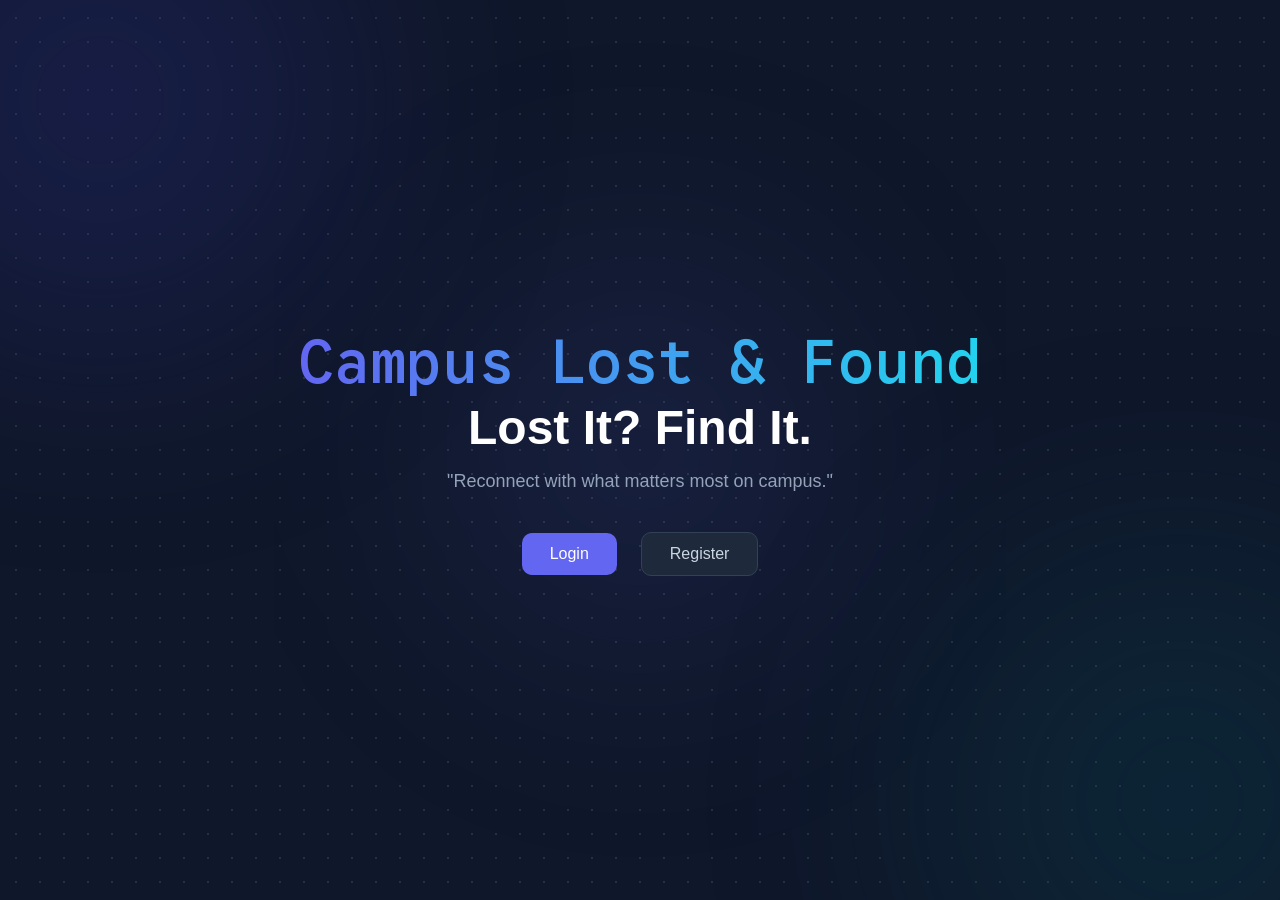
<file: html/index.html>
<!DOCTYPE html>
<html lang="en">
<head>
    <meta charset="UTF-8">
    <meta name="viewport" content="width=device-width, initial-scale=1.0">

    <link rel="stylesheet" href="css/index.css">
    <link href="https://fonts.googleapis.com/css2?family=Betania+Patmos+In&family=Google+Sans+Code:ital,wght@0,300..800&display=swap" rel="stylesheet">

    <title>Campus Lost & Found</title>
</head>
<body>

<section class="hero">
  <div class="container text-center">

    <div class="brand">
      <h1 class="title">Campus Lost & Found</h1>
    </div>

    <h2 class="hero-heading">Lost It? Find It.</h2>
    <p>"Reconnect with what matters most on campus."</p>

    <div class="flex center gap-lg">
      <a href="login.html" class="btn btn-primary">Login</a>
      <a href="register.html" class="btn btn-secondary">Register</a>
    </div>

  </div>
</section>
    <script src="javascript/api.js"></script>
    <script src="javascript/scripts.js" defer></script>
</body>
</html>
</file>
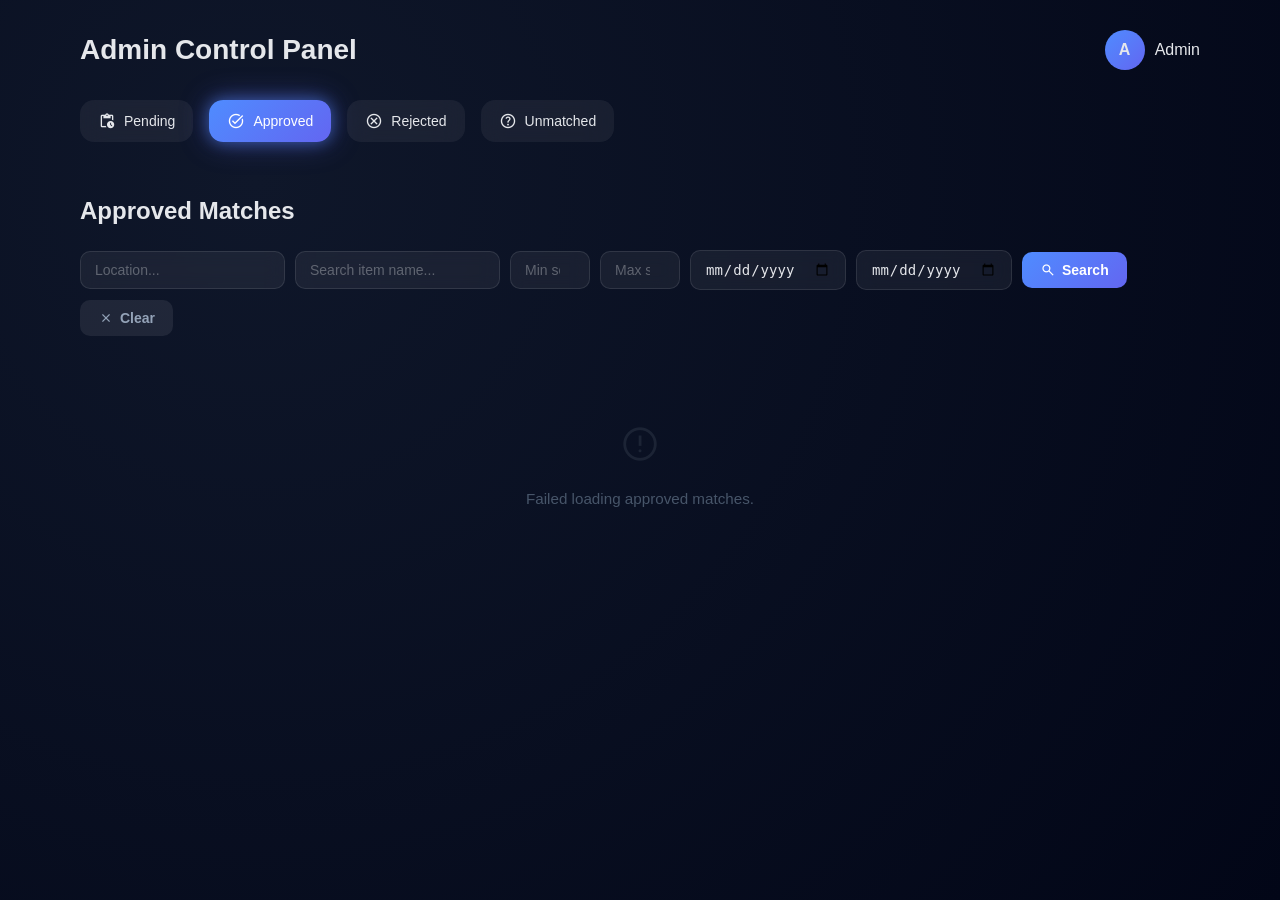
<file: html/admin-approved.html>
<!DOCTYPE html>
<html lang="en">
<head>

  <meta charset="UTF-8">
  <title>Approved Matches</title>

  <link rel="stylesheet" href="css/admin-approved.css">
  <link rel="stylesheet" href="css/admin.css">
  <link rel="stylesheet" href="css/global.css">

  <link href="https://fonts.googleapis.com/css2?family=Material+Symbols+Outlined" rel="stylesheet">

</head>

<body>

  <!-- Top Bar -->
  <div class="top-bar">
    <h1>Admin Control Panel</h1>
    <div class="profile-section">
      <div id="profileCircle" class="profile-circle"></div>
      <span id="profileName"></span>
    </div>
  </div>

  <!-- Nav -->
  <div class="admin-nav">

    <button onclick="window.location.href='admin-dashboard.html'">
      <span class="material-symbols-outlined">pending_actions</span>
      Pending
    </button>

    <button class="active">
      <span class="material-symbols-outlined">task_alt</span>
      Approved
    </button>

    <button onclick="window.location.href='admin-rejected.html'">
      <span class="material-symbols-outlined">cancel</span>
      Rejected
    </button>

    <button onclick="window.location.href='admin-unmatched.html'">
      <span class="material-symbols-outlined">help</span>
      Unmatched
    </button>

  </div>

  <!-- Content -->
  <div class="matches-container">

    <h2>Approved Matches</h2>

    <!-- Filter Bar -->
    <div class="filter-bar">

      <input
        type="text"
        id="filterLocation"
        class="filter-input"
        placeholder="Location..."
      />

      <input
        type="text"
        id="filterSearch"
        class="filter-input"
        placeholder="Search item name..."
      />

      <input
        type="number"
        id="filterMinScore"
        class="filter-input"
        placeholder="Min score"
        min="0" max="1" step="0.1"
      />

      <input
        type="number"
        id="filterMaxScore"
        class="filter-input"
        placeholder="Max score"
        min="0" max="1" step="0.1"
      />

      <input
        type="date"
        id="filterDateFrom"
        class="filter-input"
        title="Approved from"
      />

      <input
        type="date"
        id="filterDateTo"
        class="filter-input"
        title="Approved to"
      />

      <button id="applyFilters" class="filter-btn apply">
        <span class="material-symbols-outlined">search</span>
        Search
      </button>

      <button id="clearFilters" class="filter-btn clear">
        <span class="material-symbols-outlined">close</span>
        Clear
      </button>

    </div>

    <div id="approvedMatches" class="matches-grid"></div>

  </div>

  <script type="module" src="javascript/admin-approved.js"></script>
  <script src="javascript/auth.js"></script>
  <script src="javascript/scripts.js"></script>

  <script>
    const username  = localStorage.getItem("name") || "Admin";
    const firstName = username.split(" ")[0];
    const initial   = firstName.charAt(0).toUpperCase();

    document.getElementById("profileCircle").innerText = initial;
    document.getElementById("profileName").innerText   = firstName;
  </script>

</body>
</html>
</file>
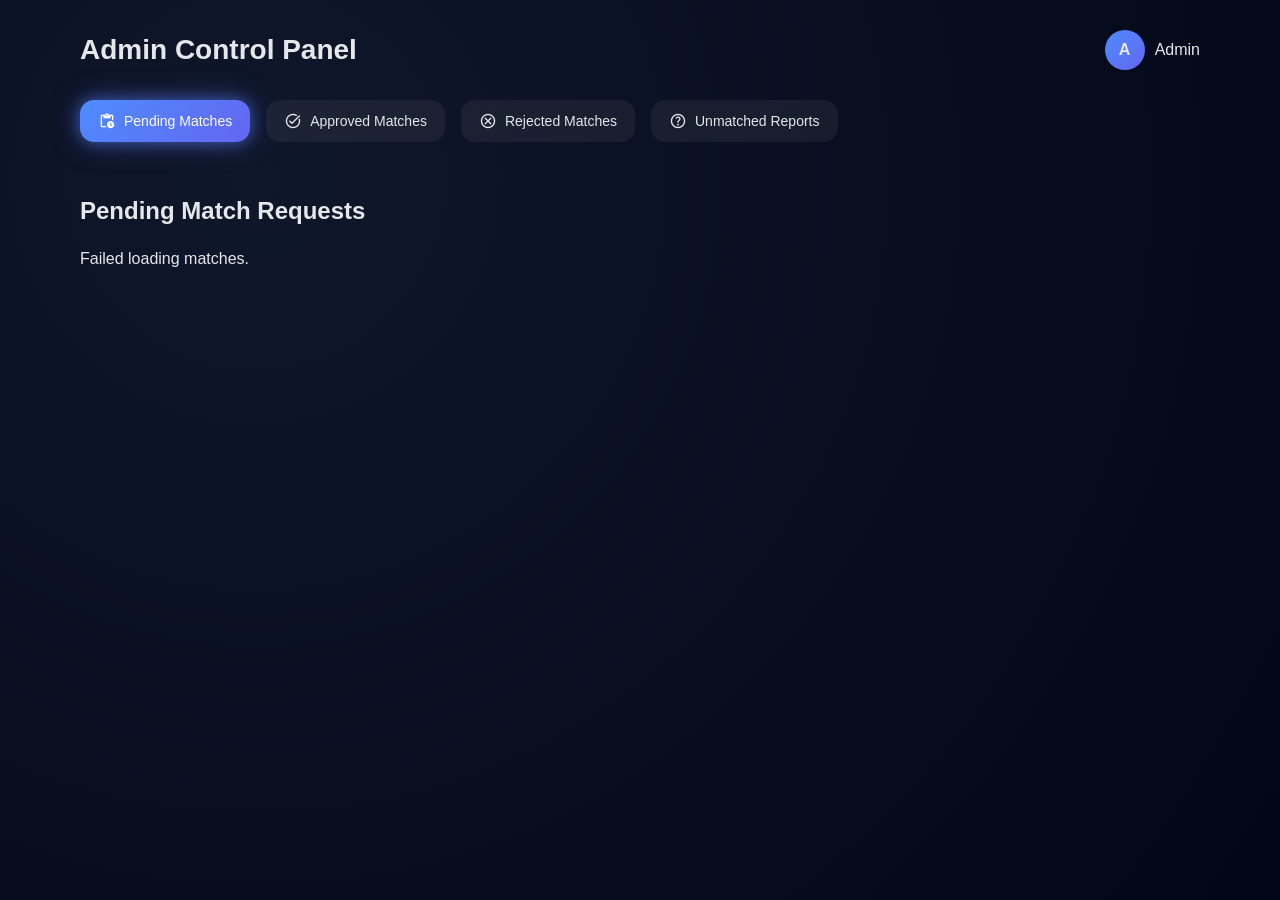
<file: html/admin-dashboard.html>
<!DOCTYPE html>
<html lang="en">
<head>
<meta charset="UTF-8">
<title>Admin Dashboard</title>

<link rel="stylesheet" href="css/admin.css">
<link rel="stylesheet" href="css/global.css">
<link href="https://fonts.googleapis.com/css2?family=Material+Symbols+Outlined" rel="stylesheet">

</head>

<body>

<div class="top-bar">

    <h1>Admin Control Panel</h1>

    <div class="profile-section">
        <div id="profileCircle" class="profile-circle"></div>
        <span id="profileName"></span>
    </div>

</div>


<div class="admin-nav">

<button class="active" onclick="window.location.href='admin-dashboard.html'">
<span class="material-symbols-outlined">pending_actions</span>
Pending Matches
</button>

<button onclick="window.location.href='admin-approved.html'">
<span class="material-symbols-outlined">task_alt</span>
Approved Matches
</button>

<button onclick="window.location.href='admin-rejected.html'">
<span class="material-symbols-outlined">cancel</span>
Rejected Matches
</button>

<button onclick="window.location.href='admin-unmatched.html'">
<span class="material-symbols-outlined">help</span>
Unmatched Reports
</button>

</div>


<div class="matches-container">

    <h2>Pending Match Requests</h2>

    <div id="pendingMatches" class="matches-grid"></div>

</div>


<script type="module" src="javascript/admin.js"></script>
<script src="javascript/auth.js"></script>
<script src="javascript/scripts.js"></script>
<script>

const username = localStorage.getItem("name") || "Admin";
const firstName = username.split(" ")[0];
const initial = firstName.charAt(0).toUpperCase();

document.getElementById("profileCircle").innerText = initial;
document.getElementById("profileName").innerText = firstName;

</script>

</body>
</html>
</file>
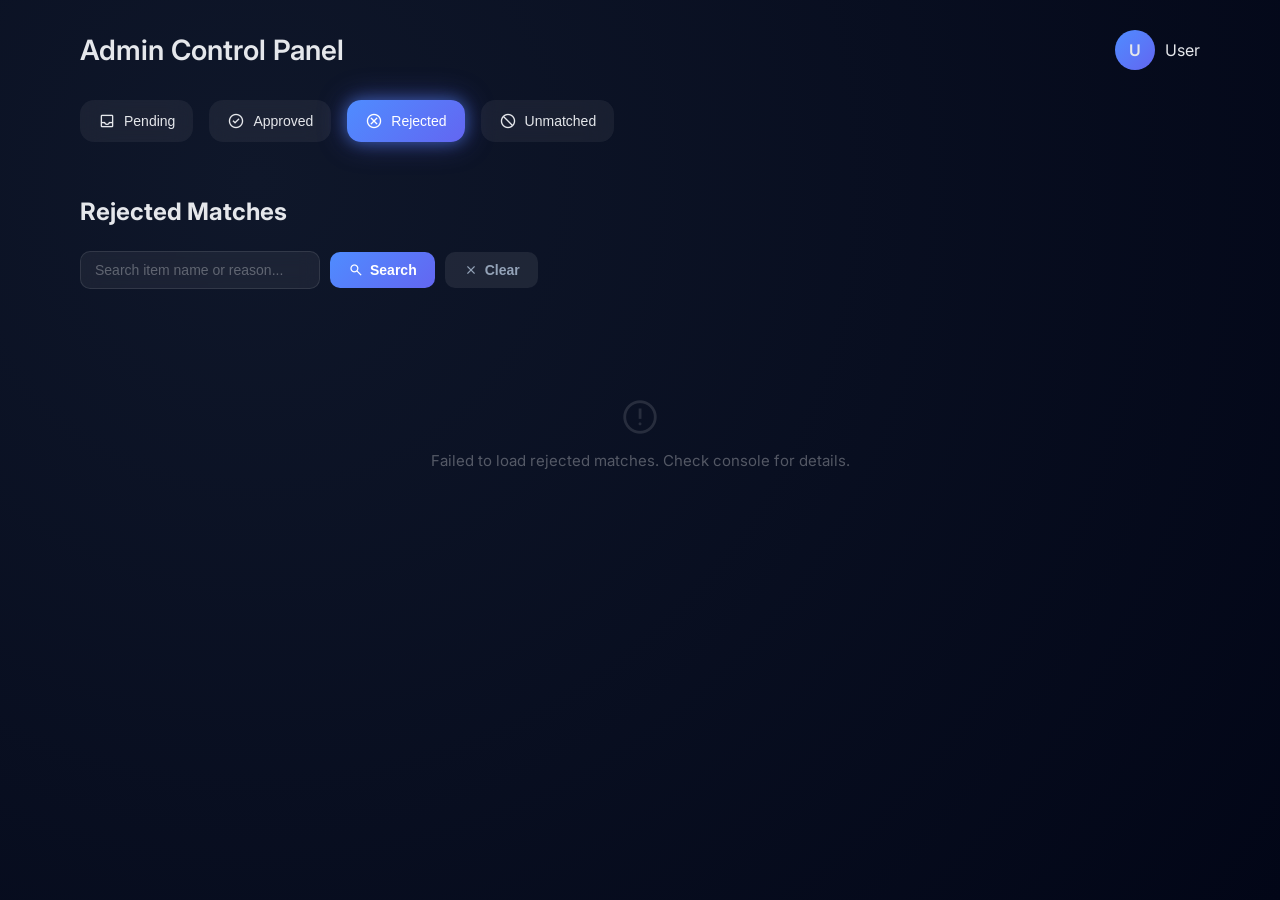
<file: html/admin-rejected.html>
<!DOCTYPE html>
<html lang="en">

<head>
  <meta charset="UTF-8">
  <meta name="viewport" content="width=device-width, initial-scale=1.0">
  <title>Rejected Matches</title>
  <link rel="stylesheet" href="css/admin-rejected.css">
  <link href="https://fonts.googleapis.com/css2?family=Inter:wght@400;500;600;700&display=swap" rel="stylesheet">
  <link href="https://fonts.googleapis.com/css2?family=Material+Symbols+Outlined" rel="stylesheet">
</head>

<body>

  <!-- Top Bar -->
  <div class="top-bar">
    <h1>Admin Control Panel</h1>
    <div class="profile-section">
      <div class="profile-circle" id="profileCircle">I</div>
      <span id="profileName">Ishwari</span>
    </div>
  </div>

  <!-- Nav -->
  <nav class="admin-nav">

    <button onclick="window.location.href='admin-dashboard.html'">
      <span class="material-symbols-outlined">inbox</span>
      Pending
    </button>

    <button onclick="window.location.href='admin-approved.html'">
      <span class="material-symbols-outlined">check_circle</span>
      Approved
    </button>

    <button class="active">
      <span class="material-symbols-outlined">cancel</span>
      Rejected
    </button>

    <button onclick="window.location.href='admin-unmatched.html'">
      <span class="material-symbols-outlined">block</span>
      Unmatched
    </button>

  </nav>

  <!-- Content -->
  <div class="matches-container">

    <h2>Rejected Matches</h2>

    <!-- Search Bar -->
    <div class="filter-bar">

      <input
        type="text"
        id="filterSearch"
        class="filter-input"
        placeholder="Search item name or reason..."
      />

      <button id="applyFilters" class="filter-btn apply">
        <span class="material-symbols-outlined">search</span>
        Search
      </button>

      <button id="clearFilters" class="filter-btn clear">
        <span class="material-symbols-outlined">close</span>
        Clear
      </button>

    </div>

    <div class="matches-grid" id="matchesContainer"></div>

  </div>

  <script type="module" src="javascript/admin-rejected.js"></script>

</body>
</html>
</file>
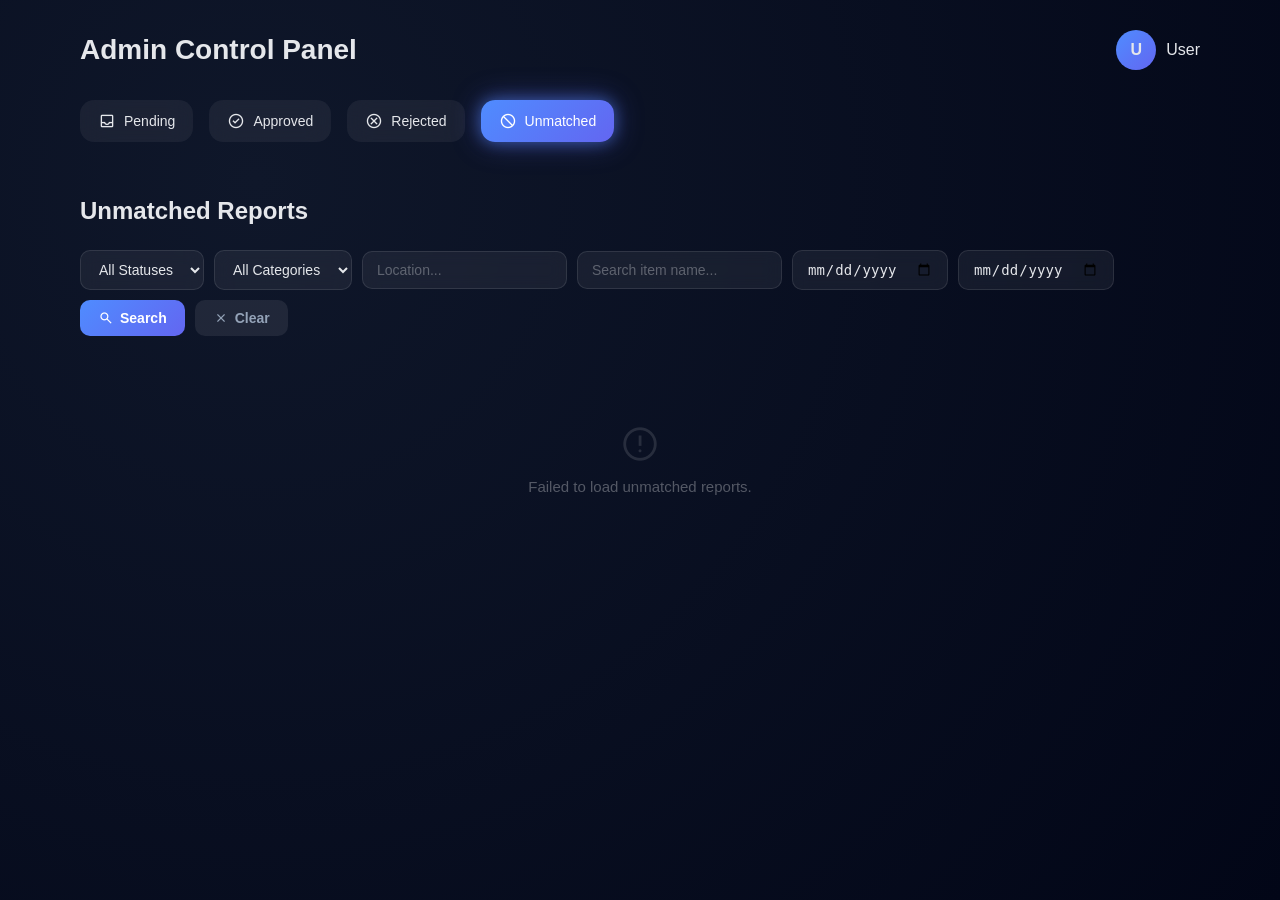
<file: html/admin-unmatched.html>
<!DOCTYPE html>
<html lang="en">

<head>
  <meta charset="UTF-8">
  <meta name="viewport" content="width=device-width, initial-scale=1.0">
  <title>Unmatched Reports</title>
  <link rel="stylesheet" href="css/admin.css">
  <link rel="stylesheet" href="css/admin-unmatched.css">
  <link href="https://fonts.googleapis.com/css2?family=Material+Symbols+Outlined" rel="stylesheet">
</head>

<body>

  <!-- TOP BAR -->
  <div class="top-bar">
    <h1>Admin Control Panel</h1>
    <div class="profile-section">
      <div class="profile-circle" id="profileCircle">I</div>
      <span id="profileName">Ishwari</span>
    </div>
  </div>

  <!-- NAV -->
  <div class="admin-nav">

    <button onclick="location.href='admin-dashboard.html'">
      <span class="material-symbols-outlined">inbox</span>
      Pending
    </button>

    <button onclick="location.href='admin-approved.html'">
      <span class="material-symbols-outlined">check_circle</span>
      Approved
    </button>

    <button onclick="location.href='admin-rejected.html'">
      <span class="material-symbols-outlined">cancel</span>
      Rejected
    </button>

    <button class="active">
      <span class="material-symbols-outlined">block</span>
      Unmatched
    </button>

  </div>

  <!-- CONTENT -->
  <div class="matches-container">

    <h2>Unmatched Reports</h2>

    <!-- Filter Bar -->
    <div class="filter-bar">

      <select id="filterStatus" class="filter-input">
        <option value="">All Statuses</option>
        <option value="LOST">Lost</option>
        <option value="FOUND">Found</option>
      </select>

      <select id="filterCategory" class="filter-input">
        <option value="">All Categories</option>
        <option value="PHONE">Phone</option>
        <option value="LAPTOP">Laptop</option>
        <option value="WALLET">Wallet</option>
        <option value="KEYS">Keys</option>
        <option value="BAG">Bag</option>
        <option value="OTHER">Other</option>
      </select>

      <input
        type="text"
        id="filterLocation"
        class="filter-input"
        placeholder="Location..."
      />

      <input
        type="text"
        id="filterSearch"
        class="filter-input"
        placeholder="Search item name..."
      />

      <input
        type="date"
        id="filterDateFrom"
        class="filter-input"
        title="Date from"
      />

      <input
        type="date"
        id="filterDateTo"
        class="filter-input"
        title="Date to"
      />

      <button id="applyFilters" class="filter-btn apply">
        <span class="material-symbols-outlined">search</span>
        Search
      </button>

      <button id="clearFilters" class="filter-btn clear">
        <span class="material-symbols-outlined">close</span>
        Clear
      </button>

    </div>

    <div id="reportsContainer" class="matches-grid"></div>

  </div>

  <script type="module" src="javascript/admin-unmatched.js"></script>

</body>
</html>
</file>
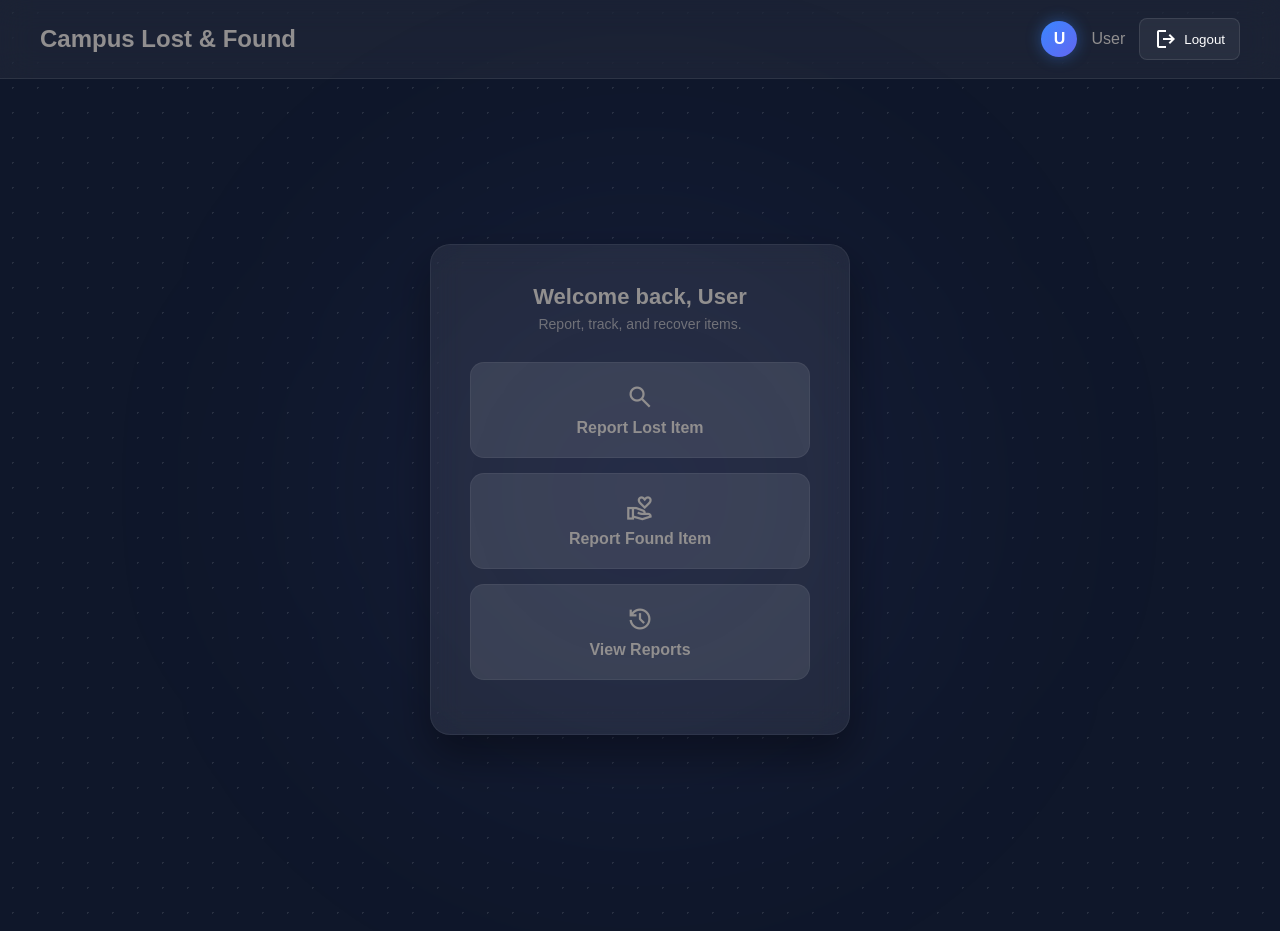
<file: html/dashboard.html>
<!DOCTYPE html>
<html lang="en">
<head>
<meta charset="UTF-8">
<meta name="viewport" content="width=device-width, initial-scale=1.0">
<title>Dashboard | Campus Lost & Found</title>

<link rel="stylesheet" href="css/dashboard.css">
<link href="https://fonts.googleapis.com/css2?family=Material+Symbols+Outlined" rel="stylesheet">
</head>

<body>

<div class="page">

  <!-- NAVBAR -->
  <header class="navbar">
      <h2 class="brand">Campus Lost & Found</h2>

      <div class="profile-section">
          <div class="profile-circle" id="profileCircle"></div>
          <span id="profileName"></span>
          <button class="logout-btn">
  <span class="material-symbols-outlined">logout</span>
  Logout
</button>
      </div>
  </header>

  <!-- MAIN -->
  <main class="dashboard">

      <div class="dashboard-card">

          <div class="welcome">
              <h3 id="welcomeText">Good to see you,</h3>
              <p>Report, track, and recover items.</p>
          </div>

          <div class="option" onclick="window.location.href='lost.html'">
              <span class="material-symbols-outlined">search</span>
              <h4>Report Lost Item</h4>
          </div>

          <div class="option" onclick="window.location.href='found.html'">
              <span class="material-symbols-outlined">volunteer_activism</span>
              <h4>Report Found Item</h4>
          </div>

          <div class="option" onclick="window.location.href='history.html'">
              <span class="material-symbols-outlined">history</span>
              <h4>View Reports</h4>
          </div>

      </div>

  </main>

</div>
<script type="module" src="javascript/scripts.js"></script>
<script src="javascript/auth.js"></script>

<script>
const name = localStorage.getItem("name") || "User";
const firstName = name.split(" ")[0];

document.getElementById("welcomeText").innerText =
  `Welcome back, ${firstName}`;

document.getElementById("profileCircle").innerText =
  firstName.charAt(0).toUpperCase();

document.getElementById("profileName").innerText = firstName;
</script>

</body>
</html>
</file>
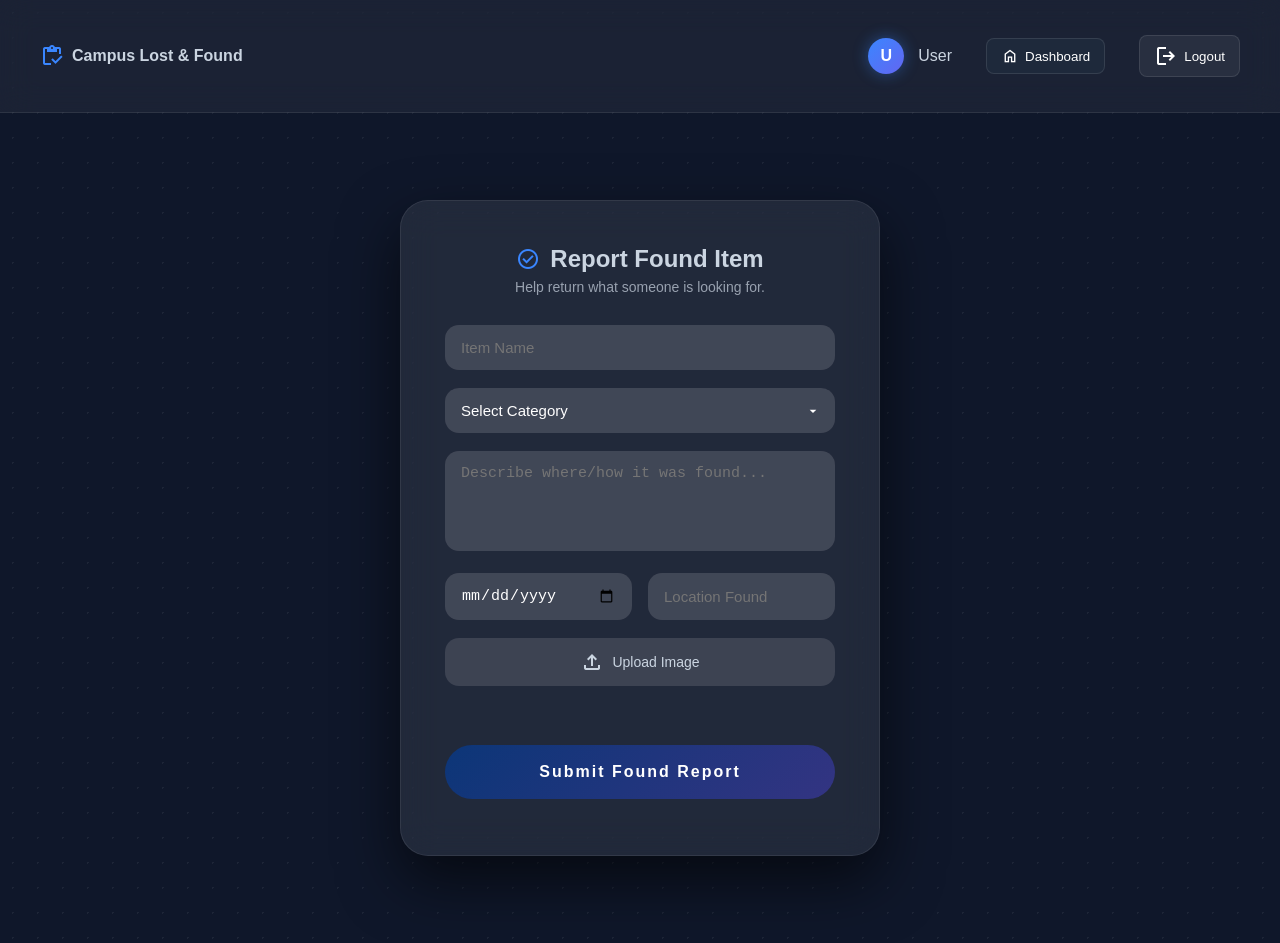
<file: html/found.html>
<!DOCTYPE html>
<html lang="en">
<head>
  <meta charset="UTF-8" />
  <title>Report Found Item | Campus Lost & Found</title>
  <link rel="stylesheet" href="css/found.css">
  <link href="https://fonts.googleapis.com/css2?family=Material+Symbols+Outlined" rel="stylesheet">
</head>

<body>

<nav class="navbar">
  <div class="brand">
    <span class="material-symbols-outlined">inventory</span>
    Campus Lost & Found
  </div>

  <div class="profile-section">
    <div id="profileCircle" class="profile-circle"></div>
    <span id="profileName"></span>
    <div class="top-bar">
 <button class="nav-btn" onclick="window.location.href='dashboard.html'">
  <span class="material-symbols-outlined">home</span>
  Dashboard
</button>
</div>
    <button class="logout-btn" onclick="logout()">
  <span class="material-symbols-outlined">logout</span>
  Logout
</button>
  </div>
</nav>

<div class="lost-container">
  <div class="lost-card">

    <div class="lost-header">
      <span class="material-symbols-outlined lost-icon">check_circle</span>
      <h2>Report Found Item</h2>
    </div>

    <p class="lost-subtitle">
      Help return what someone is looking for.
    </p>

    <form id="foundForm">

      <input type="text" id="itemName" placeholder="Item Name" required>

      <select id="category" required>
        <option value="">Select Category</option>
        <option value="WALLET">Wallet</option>
        <option value="PHONE">Phone</option>
        <option value="BAG">Bag</option>
        <option value="LAPTOP">Laptop</option>
        <option value="BOOKS">Books</option>
        <option value="USB_DRIVE">USB Drive</option>
        <option value="OTHERS">Others</option>
      </select>

      <textarea id="description" placeholder="Describe where/how it was found..." required></textarea>

      <div class="row-fields">
        <input type="date" id="date" required>
        <input type="text" id="location" placeholder="Location Found" required>
      </div>

      <div class="file-upload">
        <label for="image" class="file-label">
          <span class="material-symbols-outlined">upload</span>
          Upload Image
        </label>
        <input type="file" id="image" accept="image/*">
        <p id="fileName" class="file-name"></p>
        <div id="uploadBar" class="upload-bar"></div>
      </div>
      
      <button type="submit" class="submit-btn">
        Submit Found Report
      </button>
      <div id="found_msg"></div>
      <p id="msg" class="error-msg"></p>

    </form>

  </div>
</div>
</body>
</html>
<script type="module" src="javascript/found.js"></script>
<script>
  const username = localStorage.getItem("name") || "User";
  const firstName = username.split(" ")[0];
  const initial = firstName.charAt(0).toUpperCase();

  const circle = document.getElementById("profileCircle");
  const nameTag = document.getElementById("profileName");

  if (circle) circle.innerHTML = initial;
  if (nameTag) nameTag.innerHTML = firstName;
</script>
</file>
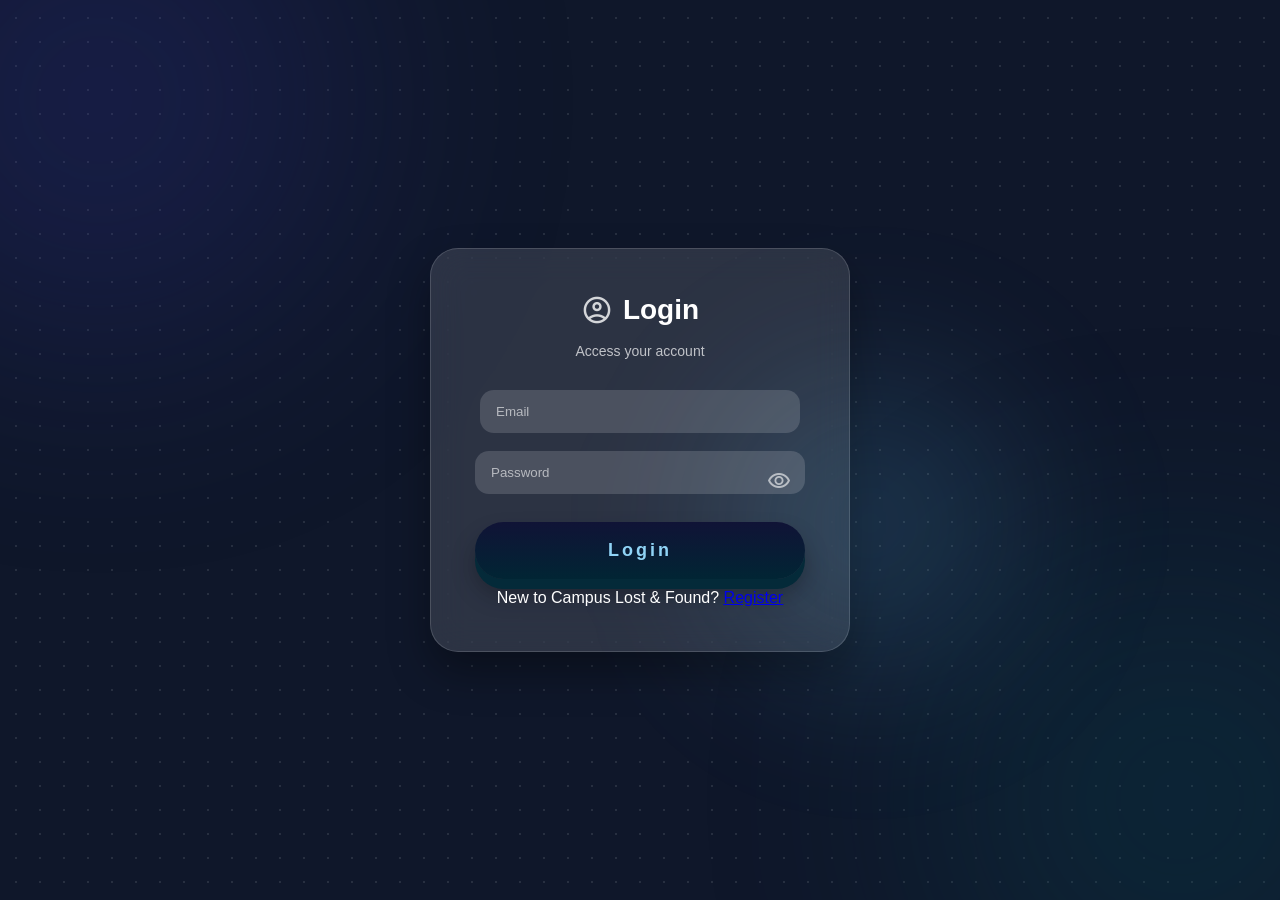
<file: html/login.html>
<!DOCTYPE html>
<html lang="en">
<head>
    <meta charset="UTF-8">
    <title>Login | Campus Lost & Found</title>
    <meta name="viewport" content="width=device-width, initial-scale=1.0">
    <link rel="stylesheet" href="css/index.css">
    <link href="https://fonts.googleapis.com/css2?family=Material+Symbols+Outlined" rel="stylesheet">
</head>

<body>


<div class="login-container">
    <div class="login-card">
        <h2 class="login-title">
  <span class="material-symbols-outlined">account_circle</span>
  Login
</h2>
        <p class="subtitle">Access your account</p>

        <input type="email" id="email" placeholder="Email">

    <div class="password-wrapper">
    <input type="password" id="password" placeholder="Password">

    <span class="material-symbols-outlined toggle-icon" onclick="togglePassword()">
        visibility
    </span>
</div>

        <button class="login-btn" onclick="login()">Login</button>

        <p class="register-link">
            New to Campus Lost & Found?
            <a href="register.html"><u>Register</u></a>
        </p>

        <p id="msg" class="message"></p>
    </div>
</div>
<script src="javascript/auth.js" defer></script>

</body>
</html>
</file>
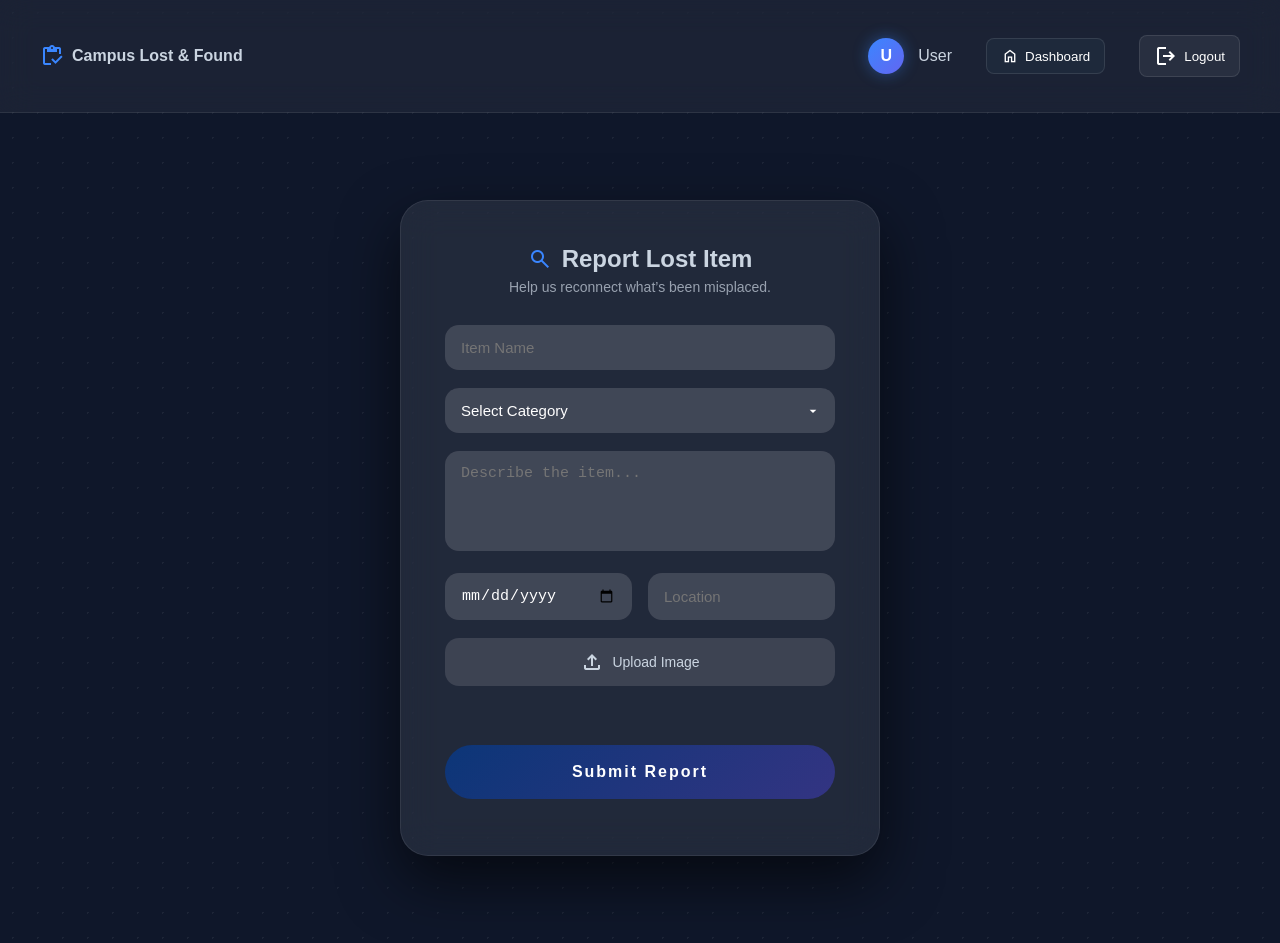
<file: html/lost.html>
<!DOCTYPE html>
<html lang="en">
<head>
  <meta charset="UTF-8" />
  <title>Report Lost Item | Campus Lost & Found</title>

  <link rel="stylesheet" href="css/lost.css">
  <link href="https://fonts.googleapis.com/css2?family=Material+Symbols+Outlined" rel="stylesheet">
</head>

<body>

<nav class="navbar">
  <div class="brand">
    <span class="material-symbols-outlined">inventory</span>
    Campus Lost & Found
  </div>

  <div class="profile-section">
    <div id="profileCircle" class="profile-circle"></div>
    <span id="profileName"></span>
    <div class="top-bar">
  <button class="nav-btn" onclick="window.location.href='dashboard.html'">
  <span class="material-symbols-outlined">home</span>
  Dashboard
</button>
</div>
    <button class="logout-btn" type="button">
      <span class="material-symbols-outlined">logout</span>
      Logout
    </button>
    
  </div>
</nav>

<div class="lost-container">
  <div class="lost-card">

    <div class="lost-header">
      <span class="material-symbols-outlined lost-icon">search</span>
      <h2>Report Lost Item</h2>
    </div>

    <p class="lost-subtitle">
      Help us reconnect what’s been misplaced.
    </p>

    <form id="lostForm">

      <input type="text" id="itemName" placeholder="Item Name" required>

      <select id="category" required>
  <option value="">Select Category</option>
  <option value="WALLET">Wallet</option>
  <option value="PHONE">Phone</option>
  <option value="BAG">Bag</option>
  <option value="LAPTOP">Laptop</option>
  <option value="BOOKS">Books</option>
  <option value="USB_DRIVE">USB Drive</option>
  <option value="OTHERS">Others</option>
</select>

      <textarea id="description" placeholder="Describe the item..." required></textarea>

      <div class="row-fields">
        <input type="date" id="dateLost" required>
        <input type="text" id="location" placeholder="Location" required>
      </div>

      <div class="file-upload">
        <label for="image" class="file-label">
          <span class="material-symbols-outlined">upload</span>
          Upload Image
        </label>
        <input type="file" id="image" accept="image/*">
        <p id="fileName" class="file-name"></p>
        <div id="uploadBar" class="upload-bar"></div>
      </div>

      <button type="submit" class="submit-btn">
        Submit Report
      </button>

      <p id="lost_msg" class="error-msg"></p>

    </form>

  </div>
</div>

<script type="module" src="javascript/lost.js"></script>


<script>
  const username = localStorage.getItem("name") || "User";
  const firstName = username.split(" ")[0];
  const initial = firstName.charAt(0).toUpperCase();

  const circle = document.getElementById("profileCircle");
  const nameTag = document.getElementById("profileName");

  if (circle) circle.innerHTML = initial;
  if (nameTag) nameTag.innerHTML = firstName;
</script>

</body>
</html>
</file>
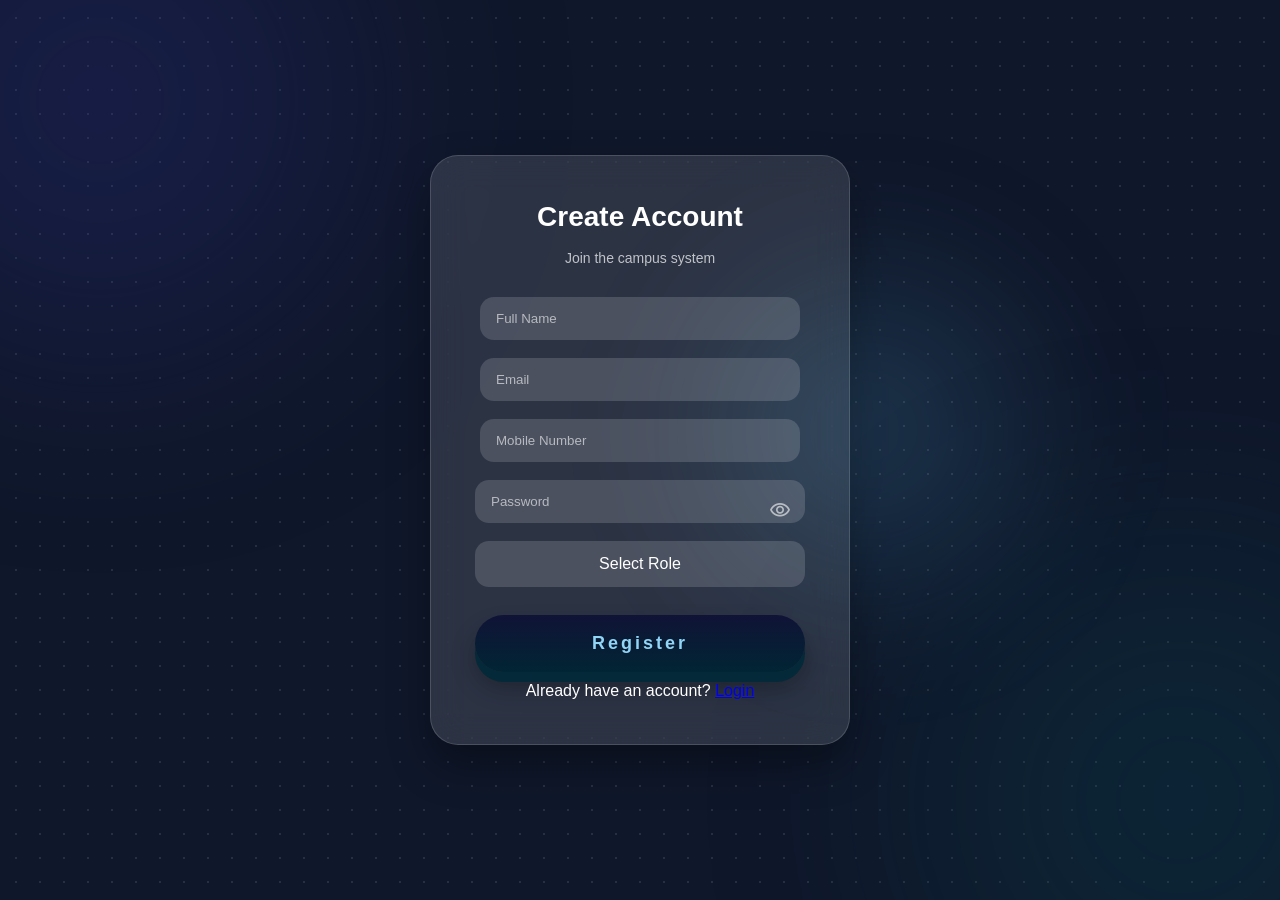
<file: html/register.html>
<!DOCTYPE html>
<html lang="en">
<head>
    <meta charset="UTF-8">
    <title>Register | Campus Lost & Found</title>
    <meta name="viewport" content="width=device-width, initial-scale=1.0">

    <!-- Google Material Icons -->
    <link href="https://fonts.googleapis.com/css2?family=Material+Symbols+Outlined" rel="stylesheet">

    <link rel="stylesheet" href="css/index.css">
</head>

<body>

<div class="login-card">

    <h2>Create Account</h2>
    <p class="subtitle">Join the campus system</p>

    <input type="text" id="name" placeholder="Full Name">
    <input type="email" id="email" placeholder="Email">
    <input type="text" id="prn" placeholder="Mobile Number">

    <div class="password-wrapper">
        <input type="password" id="password" placeholder="Password">
        <span class="material-symbols-outlined toggle-icon" onclick="togglePassword()">
            visibility
        </span>
    </div>
<div class="custom-select" onclick="toggleDropdown(event)">
    <div class="selected" id="selectedRole">Select Role</div>
    <div class="options" id="roleOptions">
        <div onclick="selectRole(event, 'user')">User</div>
        <div onclick="selectRole(event, 'admin')">Admin</div>
    </div>


<input type="hidden" id="role">
</div>

    <button class="login-btn" onclick="registerUser()">Register</button>

    <p class="register-link">
        Already have an account?
        <a href="login.html">Login</a>
    </p>

    <p id="reg_msg" class="message"></p>

</div>
<script src="javascript/api.js"></script>
<script src="javascript/auth.js" defer></script>

</body>
</html>
</file>
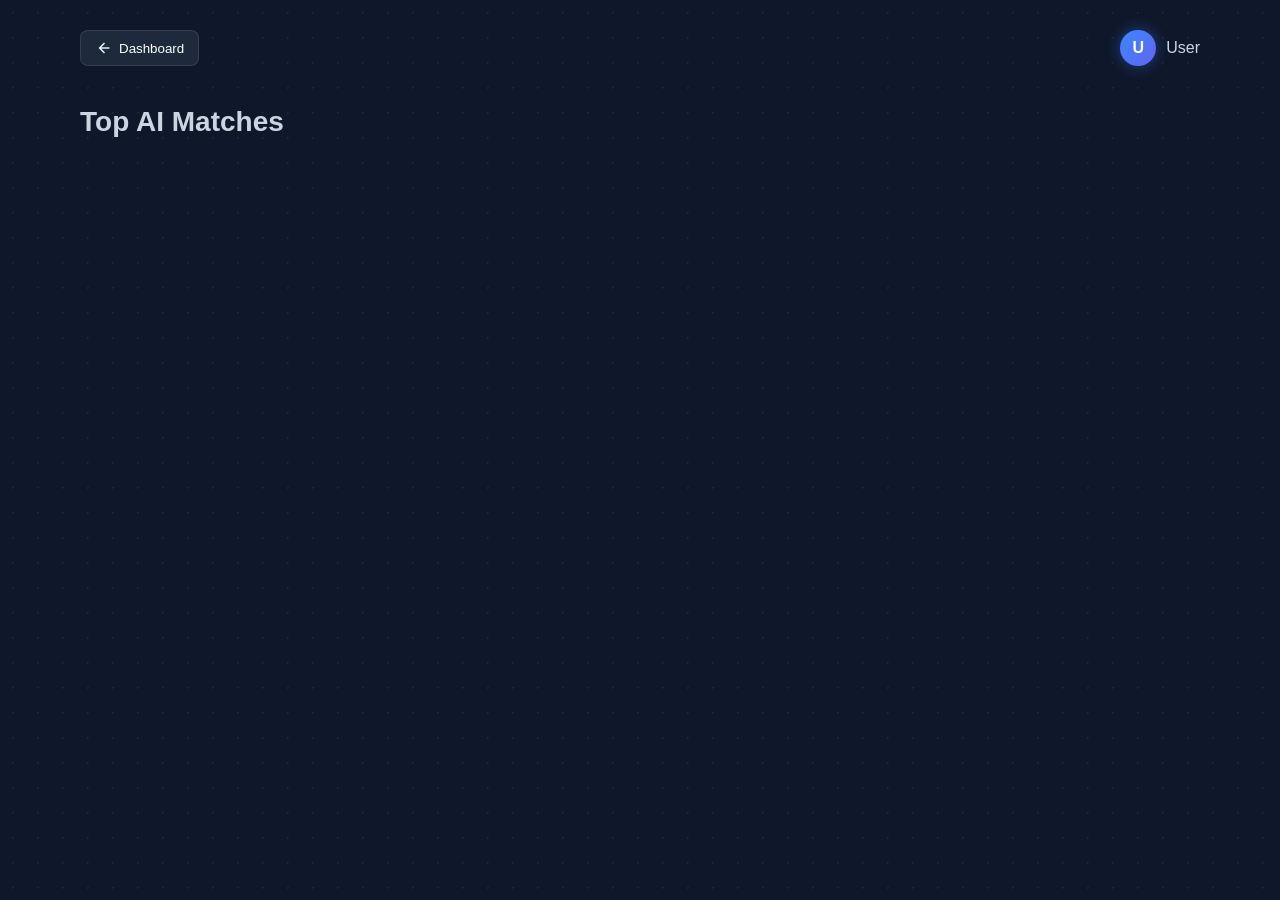
<file: html/report-matches.html>
<!DOCTYPE html>
<html lang="en">
<head>
  <meta charset="UTF-8" />
  <title>Top Matches | Campus Lost & Found</title>

  <link rel="stylesheet" href="css/lost.css">
  <link rel="stylesheet" href="css/report-matches.css">
  <link rel="stylesheet" href="css/global.css">

  <link href="https://fonts.googleapis.com/css2?family=Material+Symbols+Outlined" rel="stylesheet">
</head>

<body>

  <div class="top-section">

    <button class="nav-btn" onclick="window.location.href='dashboard.html'">
      <span class="material-symbols-outlined">arrow_back</span>
      Dashboard
    </button>

    <div class="profile-section">
      <div id="profileCircle" class="profile-circle"></div>
      <span id="profileName"></span>
    </div>

  </div>

  <div class="matches-container">
    <h2 class="matches-title">Top AI Matches</h2>
    <div id="matchesList" class="matches-grid"></div>

  <script type="module" src="javascript/report-matches.js?v=2"></script>
  <script src="javascript/auth.js"></script>
  <script src="javascript/scripts.js"></script>

  <script>
    const username = localStorage.getItem("name") || "User";
    const firstName = username.split(" ")[0];
    const initial = firstName.charAt(0).toUpperCase();

    const circle = document.getElementById("profileCircle");
    const nameTag = document.getElementById("profileName");

    if (circle) circle.innerText = initial;
    if (nameTag) nameTag.innerText = firstName;
  </script>

</body>
</html>
</file>
<file: html/css/index.css>
/* =========================
   BASE RESET
========================= */
* {
  margin: 0;
  padding: 0;
  box-sizing: border-box;
}

body {
  margin: 0;
  min-height: 100vh;
  background-color: #0f172a;
  background-position: center;
  background-image:
    radial-gradient(rgba(255,255,255,0.1) 1px, transparent 1px);
  background-size: 24px 24px;
background-position: 50% 50%;
background-attachment: fixed;
  display: flex;
  flex-direction: column;
  font-family: 'Segoe UI', sans-serif;
  color: rgb(145, 143, 143);
  align-items: center;
  justify-content: center;

  isolation: isolate; /* prevents blending artifact line */
}

/* =========================
   FLOATING BASE GLOW
   (kept original visual weight)
========================= */
body::before,
body::after {
  content: "";
  position: fixed;
  width: 500px;
  height: 500px;
  border-radius: 50%;
  filter: blur(120px);
  z-index: -1;
  opacity: 0.25;
  animation: float 20s ease-in-out infinite alternate;
  will-change: transform;
}

/* LEFT orb (same as your original) */
body::before {
  background: #32339a;
  top: -150px;
  left: -150px;
}

/* RIGHT orb (same as your original) */
body::after {
  background: #07515c;
  bottom: -150px;
  right: -150px;
  animation-delay: 5s;
}

@keyframes float {
  from { transform: translateY(0px); }
  to { transform: translateY(40px); }
}

/* =========================
   LAYOUT
========================= */
.container {
  max-width: 1100px;
  margin: 0 auto;
  padding: 0 24px;
}

.flex { display: flex; }
.center { justify-content: center; align-items: center; }
.gap-lg { gap: 24px; }
.text-center { text-align: center; }

/* =========================
   HEADER
========================= */
.header {
  padding: 28px 0;
}

.brand {
  display: flex;
  align-items: center;
  gap: 16px;
  justify-content: center;
  animation: fadeDown 0.8s ease forwards;
}

.title {
  font-family: "Google Sans Code", monospace;
  transition: transform 0.4s ease, text-shadow 0.4s ease;
  font-size: 60px;
  font-weight: 500;
  background: linear-gradient(90deg, #6366f1, #22d3ee);
  -webkit-background-clip: text;
  background-clip: text;
  -webkit-text-fill-color: transparent;
}

.title:hover {
  transform: scale(1.02);
  text-shadow: 0 0 20px rgba(99,102,241,0.6);
}

/* =========================
   HERO
========================= */
.hero {
  flex: 1;
  display: flex;
  align-items: center;
  justify-content: center;
  padding: 60px 0;
  position: relative;
  overflow: hidden;
}

/* kept original hero glow */
.hero::before {
   content: "";
  position: absolute;
  width: 700px;
  height: 700px;
  background: radial-gradient(
    circle at 50% 50%,
    rgba(99,102,241,0.15),
    transparent 60%
  );
  top: 50%;
  left: 50%;
  transform: translate(-50%, -50%);
  filter: blur(100px);
  animation: heroFloat 12s ease-in-out infinite alternate;
  z-index: -1;
}

@keyframes heroFloat {
  from { transform: translate(-50%, -50%) translate(0px, 0px); }
  to   { transform: translate(-50%, -50%) translate(40px, 30px); }
}

.hero-heading {
  font-size: 48px;
  font-weight: 700;
  margin-bottom: 16px;
  color: #ffffff;
  animation: fadeUp 0.8s ease forwards;
}

.hero p {
  color: #94a3b8;
  font-size: 18px;
  margin-bottom: 40px;
  animation: fadeUp 1s ease forwards;
}

/* =========================
   BUTTONS
========================= */
.btn {
  padding: 12px 28px;
  border-radius: 10px;
  font-weight: 500;
  text-decoration: none;
  transition: all 0.3s ease;
  cursor: pointer;
  display: inline-block;
}

.btn-primary {
  background: #6366f1;
  color: white;
}

.btn-primary:hover {
  background: #4f46e5;
  transform: translateY(-4px) scale(1.03);
  box-shadow: 0 15px 30px rgba(79,70,229,0.4);
}

.btn-secondary {
  background: #1e293b;
  color: #cbd5e1;
  border: 1px solid #334155;
}

.btn-secondary:hover {
  background: #334155;
  transform: translateY(-4px);
  box-shadow: 0 10px 25px rgba(0,0,0,0.4);
}

.btn:active {
  transform: translateY(2px);
}

/* =========================
   LOGIN PAGE
========================= */
.login-container {
  display: flex;
  justify-content: center;
  align-items: center;
  height: 85vh;
}

.login-card {
  position: relative;
  width: 420px;
  padding: 45px;
  border-radius: 28px;

  background: rgba(255, 255, 255, 0.12);
  backdrop-filter: blur(18px);

  box-shadow:
    0 20px 40px rgba(0,0,0,0.35),
    inset 0 0 0 1px rgba(255,255,255,0.15);

  text-align: center;
  color: white;

  animation: fadeInUp 0.6s ease forwards;
  opacity: 0;
  transform: translateY(20px);

  transition: transform 0.35s ease, box-shadow 0.35s ease;
}
.login-title {
  display: flex;
  align-items: center;
  justify-content: center;
  gap: 10px;
  font-size: 28px;
}

.login-title .material-symbols-outlined {
  font-size: 32px;
  color: rgba(255,255,255,0.8);
}

.login-card:hover {
  transform: translateY(-8px) scale(1.02);
  box-shadow: 0 40px 80px rgba(0,0,0,0.5);
}
.login-card h2 {
  font-size: 28px;
  margin-bottom: 14px;  
  line-height: 1.2;
}

.subtitle {
  font-size: 14px;
  opacity: 0.7;
  margin-bottom: 28px;   
  line-height: 1.5;
}
.login-btn {
  width: 100%;
  padding: 18px 0;
  border: none;
  border-radius: 50px; /* pill shape */ 
  font-size: 18px; 
  font-weight: 700; 
  margin-bottom: 10px;
  margin-top: 10px;
  letter-spacing: 3px; 
  color: #90d4f6;
  cursor: pointer; 
  background: linear-gradient(180deg, #101336, #012534); 
  box-shadow: 0 10px 0 #042a39, /* bottom depth */ 0 15px 25px rgba(0,0,0,0.3);
  transition: all 0.2s ease; 
      } 
.login-btn:hover { 
  transform: translateY(-3px); 
        box-shadow: 0 12px 0 #042a39, 0 20px 35px rgba(0,0,0,0.35);
       } 
.login-btn:active
 { transform: translateY(8px);
  box-shadow: 0 2px 0 #2b8fb8, 0 5px 15px rgba(0,0,0,0.3);
        background: linear-gradient(180deg, #012534, #101336); 
 }


/* preserved inner glow */
.login-card::before {
  content: "";
  position: absolute;
  width: 460px;
  height: 460px;
  background: radial-gradient(circle at 50% 50%, rgba(94,194,240,0.2), transparent 70%);
  filter: blur(60px);
  z-index: -1;
}

@keyframes fadeInUp {
  to {
    opacity: 1;
    transform: translateY(0);
  }
}

/* Inputs */
.login-card input {
  width: 320px;
  padding: 14px 16px;
  margin-bottom: 18px;
  border-radius: 14px;
  border: none;
  background: rgba(255,255,255,0.15);
  color: white;
  transition: 0.3s ease;
}

.login-card input::placeholder {
  color: rgba(255,255,255,0.6);
}

.login-card input:focus {
  outline: none;
  background: rgba(255,255,255,0.22);
  box-shadow: 0 0 0 3px rgba(94,194,240,0.3);
}

/* Password */
.password-wrapper {
  position: relative;
}

.password-wrapper input {
  width: 100%;
  padding: 14px 45px 14px 16px;
}

.toggle-icon {
  position: absolute;
  right: 14px;
  top: 50%;
  transform: translateY(-52%);
  cursor: pointer;
  color: rgba(255,255,255,0.6);
  font-size: 22px;
}

.toggle-icon:hover {
  color: #3A86FF;
}

/* =========================
   ANIMATIONS
========================= */
@keyframes fadeUp {
  from { opacity: 0; transform: translateY(20px); }
  to { opacity: 1; transform: translateY(0); }
}

@keyframes fadeDown {
  from { opacity: 0; transform: translateY(-20px); }
  to { opacity: 1; transform: translateY(0); }
}

/* =========================
   RESPONSIVE (unchanged logic)
========================= */
@media (max-width: 600px) {

  .title {
    font-size: 34px;
    line-height: 1.15;
  }

  .hero-heading {
    font-size: 22px;
  }

  .hero p {
    font-size: 13px;
  }

  .gap-lg {
    flex-direction: column;
    gap: 15px;
  }

  .login-card {
    width: 92%;
    padding: 24px;
  }

  .login-card h2 {
    font-size: 22px;
  }

  .login-btn {
    font-size: 16px;
    padding: 16px 0;
  }

  .login-card input {
    width: 100%;
  }
}
.custom-select { 
  position: relative; 
  width: 100%; 
  margin-bottom: 18px;
  border-radius: 14px;
  background: rgba(255,255,255,0.15);
  padding: 14px 16px; 
  cursor: pointer;
     } 
.custom-select {
   transition: background 0.3s ease;
   } 
.custom-select:hover {
   background: rgba(255,255,255,0.22);
   }
.selected { 
  color: white; 
}
.options {
  position: absolute;
  top: 100%;
  left: 0; 
  right: 0; 
  background: #1b2a3a; 
  border-radius: 12px;
  margin-top: 8px; 
  display: none; 
  overflow: hidden;
     } 
.options div { 
  padding: 12px 16px; 
  color: white; 
  transition: 0.2s; 
}
.options div:hover { 
  background: #243b55; 
  transform: translateY(-2px);
}
/* Mouse Light Effect */ 
.light { 
position: fixed; 
width: 400px; 
height: 400px; 
background: radial-gradient(circle, rgba(255,255,255,0.08), transparent 60%); 
pointer-events: none; 
transform: translate(-50%, -50%); 
z-index: -1; 
}
</file>
<file: html/css/admin-approved.css>
.approved-badge{

margin-top:10px;

display:inline-block;

background:#22c55e;

color:white;

padding:6px 14px;

border-radius:10px;

font-weight:600;

font-size:14px;

}
/* ── paste these at the bottom of your admin-approved.css ── */

/* Filter Bar */
.filter-bar {
  display: flex;
  flex-wrap: wrap;
  gap: 10px;
  margin-bottom: 28px;
  align-items: center;
}

.filter-input {
  padding: 10px 14px;
  border-radius: 10px;
  border: 1px solid rgba(255,255,255,0.1);
  background: rgba(255,255,255,0.06);
  color: #e5e7eb;
  font-size: 14px;
  backdrop-filter: blur(8px);
  outline: none;
  transition: border 0.2s;
}

.filter-input:focus {
  border-color: #4f8cff;
}

.filter-input::placeholder {
  color: rgba(255,255,255,0.3);
}

.filter-btn {
  display: flex;
  align-items: center;
  gap: 6px;
  padding: 10px 18px;
  border-radius: 10px;
  border: none;
  font-size: 14px;
  font-weight: 600;
  cursor: pointer;
  transition: all 0.2s;
}

.filter-btn.apply {
  background: linear-gradient(135deg, #4f8cff, #6366f1);
  color: white;
}

.filter-btn.apply:hover {
  transform: translateY(-2px);
  box-shadow: 0 0 15px rgba(79,140,255,0.4);
}

.filter-btn.clear {
  background: rgba(255,255,255,0.08);
  color: #94a3b8;
}

.filter-btn.clear:hover {
  background: rgba(255,255,255,0.15);
  color: #e5e7eb;
}

.filter-btn .material-symbols-outlined {
  font-size: 16px;
}

/* Loading / Empty states */
.loading-state {
  text-align: center;
  padding: 60px 20px;
  color: rgba(255,255,255,0.3);
  font-size: 15px;
  display: flex;
  flex-direction: column;
  align-items: center;
  gap: 14px;
  grid-column: 1 / -1;
}

.loading-state .material-symbols-outlined {
  font-size: 2.5rem;
  opacity: 0.4;
}

@keyframes spin {
  to { transform: rotate(360deg); }
}

.spin {
  display: inline-block;
  animation: spin 1s linear infinite;
}
</file>
<file: html/css/admin.css>
* {
  margin: 0;
  padding: 0;
  box-sizing: border-box;
}

body {
  font-family: "Inter", sans-serif;
  background: radial-gradient(circle at 20% 20%, #0f172a, #020617);
  color: #e5e7eb;
  min-height: 100vh;
}

/* ---------- TOP BAR ---------- */

.top-bar {
  display: flex;
  justify-content: space-between;
  align-items: center;
  padding: 30px 80px;
}

.top-bar h1 {
  font-size: 28px;
  font-weight: 600;
}

/* profile */

.profile-section {
  display: flex;
  align-items: center;
  gap: 10px;
}

.profile-circle {
  width: 40px;
  height: 40px;
  border-radius: 50%;
  background: linear-gradient(135deg, #4f8cff, #6366f1);
  display: flex;
  align-items: center;
  justify-content: center;
  font-weight: 600;
}

/* ---------- NAV ---------- */

/* ---------- ADMIN NAV ---------- */

.admin-nav {
  padding: 0 80px 35px 80px;
  display: flex;
  gap: 16px;
}

/* base button */

.admin-nav button {
  display: flex;
  align-items: center;
  gap: 8px;

  padding: 12px 18px;

  border-radius: 14px;
  border: none;

  background: rgba(255,255,255,0.06);
  color: #e5e7eb;

  font-weight: 500;
  font-size: 14px;

  cursor: pointer;

  transition: all 0.25s ease;

  backdrop-filter: blur(12px);
}

/* hover glow */

.admin-nav button:hover {
  background: rgba(255,255,255,0.15);
  transform: translateY(-2px);
}

/* active page */

.admin-nav button.active {
  background: linear-gradient(135deg,#4f8cff,#6366f1);
  color: white;

  box-shadow:
    0 0 15px rgba(79,140,255,0.5),
    0 0 30px rgba(99,102,241,0.4);
}

/* icons */

.admin-nav .material-symbols-outlined {
  font-size: 18px;
}

/* ---------- CONTAINER ---------- */

.matches-container {
  padding: 20px 80px 80px 80px;
}

.matches-container h2 {
  margin-bottom: 25px;
}

/* ---------- GRID ---------- */

.matches-grid {
  display: grid;
  gap: 30px;
}

/* ---------- MATCH CARD ---------- */

.match-card {
  background: rgba(255,255,255,0.06);
  backdrop-filter: blur(14px);
  border-radius: 20px;
  padding: 25px;
  box-shadow:
    0 20px 40px rgba(0,0,0,0.6),
    inset 0 0 0 1px rgba(255,255,255,0.08);

  display: flex;
  flex-direction: column;
  gap: 20px;
}

/* ---------- REPORT ROW ---------- */

.match-row {
  display: grid;
  grid-template-columns: 1fr 1fr;
  gap: 40px;
}

/* ---------- REPORT BLOCK ---------- */

.report-block {
  display: flex;
  flex-direction: column;
  gap: 8px;
}

.report-block h3 {
  font-size: 16px;
  opacity: 0.7;
}

.report-block h4 {
  font-size: 18px;
  font-weight: 600;
}

/* ---------- IMAGE ---------- */

.report-img {
  width: 120px;
  height: 120px;
  border-radius: 10px;
  object-fit: cover;
  margin-bottom: 8px;
}

/* ---------- EMAIL ---------- */

.email {
  font-size: 13px;
  opacity: 0.7;
}

/* ---------- FOOTER ---------- */

.match-footer {
  display: flex;
  flex-direction: column;
  gap: 12px;
}

/* ---------- BUTTONS ---------- */

.admin-actions {
  display: flex;
  gap: 15px;
}

.approve-btn {
  flex: 1;
  padding: 12px;
  border-radius: 12px;
  border: none;
  font-weight: 600;
  cursor: pointer;
  background: linear-gradient(90deg,#16a34a,#22c55e);
  color: white;
}

.reject-btn {
  flex: 1;
  padding: 12px;
  border-radius: 12px;
  border: none;
  font-weight: 600;
  cursor: pointer;
  background: linear-gradient(90deg,#dc2626,#ef4444);
  color: white;
}

.approve-btn:hover {
  transform: translateY(-2px);
}

.reject-btn:hover {
  transform: translateY(-2px);
}
</file>
<file: html/css/global.css>
/* paste this into your global/shared CSS file */
.loading-state,
.empty-state {
  text-align: center;
  padding: 60px 20px;
  color: #475569;
}

.loading-state p,
.empty-state p {
  margin-top: 12px;
  font-size: 0.95rem;
}

.loading-state .material-symbols-outlined,
.empty-state .material-symbols-outlined {
  font-size: 2.5rem;
  color: #374151;
}

@keyframes spin {
  to { transform: rotate(360deg); }
}

.spin {
  display: inline-block;
  animation: spin 1s linear infinite;
}
</file>
<file: html/css/admin-rejected.css>
* {
  margin: 0;
  padding: 0;
  box-sizing: border-box;
}

body {
  font-family: "Inter", sans-serif;
  background: radial-gradient(circle at 20% 20%, #0f172a, #020617);
  color: #e5e7eb;
  min-height: 100vh;
}

/* ---------- TOP BAR ---------- */

.top-bar {
  display: flex;
  justify-content: space-between;
  align-items: center;
  padding: 30px 80px;
}

.top-bar h1 {
  font-size: 28px;
  font-weight: 600;
}

.profile-section {
  display: flex;
  align-items: center;
  gap: 10px;
}

.profile-circle {
  width: 40px;
  height: 40px;
  border-radius: 50%;
  background: linear-gradient(135deg, #4f8cff, #6366f1);
  display: flex;
  align-items: center;
  justify-content: center;
  font-weight: 600;
}

/* ---------- NAV ---------- */

.admin-nav {
  padding: 0 80px 35px 80px;
  display: flex;
  gap: 16px;
}

.admin-nav button {
  display: flex;
  align-items: center;
  gap: 8px;
  padding: 12px 18px;
  border-radius: 14px;
  border: none;
  background: rgba(255,255,255,0.06);
  color: #e5e7eb;
  font-weight: 500;
  font-size: 14px;
  cursor: pointer;
  transition: all 0.25s ease;
  backdrop-filter: blur(12px);
}

.admin-nav button:hover {
  background: rgba(255,255,255,0.15);
  transform: translateY(-2px);
}

.admin-nav button.active {
  background: linear-gradient(135deg, #4f8cff, #6366f1);
  color: white;
  box-shadow:
    0 0 15px rgba(79,140,255,0.5),
    0 0 30px rgba(99,102,241,0.4);
}

.admin-nav .material-symbols-outlined {
  font-size: 18px;
}

/* ---------- CONTAINER ---------- */

.matches-container {
  padding: 20px 80px 80px 80px;
}

.matches-container h2 {
  margin-bottom: 25px;
}

/* ---------- GRID ---------- */

.matches-grid {
  display: grid;
  gap: 30px;
}

/* ---------- MATCH CARD ---------- */

.match-card {
  background: rgba(255,255,255,0.06);
  backdrop-filter: blur(14px);
  border-radius: 20px;
  padding: 25px;
  box-shadow:
    0 20px 40px rgba(0,0,0,0.6),
    inset 0 0 0 1px rgba(255,255,255,0.08);
  display: flex;
  flex-direction: column;
  gap: 20px;
}

/* ---------- REPORT ROW ---------- */

.match-row {
  display: grid;
  grid-template-columns: 1fr 1fr;
  gap: 40px;
}

/* ---------- REPORT BLOCK ---------- */

.report-block {
  display: flex;
  flex-direction: column;
  gap: 8px;
}

.report-block h3 {
  font-size: 16px;
  opacity: 0.7;
}

.report-block h4 {
  font-size: 18px;
  font-weight: 600;
}

/* ---------- IMAGE ---------- */

.report-img {
  width: 120px;
  height: 120px;
  border-radius: 10px;
  object-fit: cover;
  margin-bottom: 8px;
}

/* ---------- EMAIL ---------- */

.email {
  font-size: 13px;
  opacity: 0.7;
}

/* ---------- FOOTER ---------- */

.match-footer {
  display: flex;
  flex-direction: column;
  gap: 12px;
}

/* ---------- REJECTED BADGE ---------- */

.rejected-badge {
  width: 100%;
  padding: 12px;
  border-radius: 12px;
  text-align: center;
  font-weight: 600;
  font-size: 15px;
  background: linear-gradient(90deg, #dc2626, #ef4444);
  color: white;
  letter-spacing: 0.02em;
}

/* ---------- EMPTY / LOADING STATES ---------- */

.empty-state,
.loading-state {
  text-align: center;
  padding: 80px 20px;
  color: rgba(255,255,255,0.3);
  font-size: 15px;
  display: flex;
  flex-direction: column;
  align-items: center;
  gap: 14px;
}

.loading-state .material-symbols-outlined {
  font-size: 2.5rem;
  opacity: 0.4;
}

@keyframes spin {
  to { transform: rotate(360deg); }
}

.spin {
  display: inline-block;
  animation: spin 1s linear infinite;
}
/* ── paste these at the bottom of your admin-rejected.css ── */

/* Search / Filter Bar */
.filter-bar {
  display: flex;
  flex-wrap: wrap;
  gap: 10px;
  margin-bottom: 28px;
  align-items: center;
}

.filter-input {
  padding: 10px 14px;
  border-radius: 10px;
  border: 1px solid rgba(255,255,255,0.1);
  background: rgba(255,255,255,0.06);
  color: #e5e7eb;
  font-size: 14px;
  backdrop-filter: blur(8px);
  outline: none;
  transition: border 0.2s;
  min-width: 240px;
}

.filter-input:focus {
  border-color: #4f8cff;
}

.filter-input::placeholder {
  color: rgba(255,255,255,0.3);
}

.filter-btn {
  display: flex;
  align-items: center;
  gap: 6px;
  padding: 10px 18px;
  border-radius: 10px;
  border: none;
  font-size: 14px;
  font-weight: 600;
  cursor: pointer;
  transition: all 0.2s;
}

.filter-btn.apply {
  background: linear-gradient(135deg, #4f8cff, #6366f1);
  color: white;
}

.filter-btn.apply:hover {
  transform: translateY(-2px);
  box-shadow: 0 0 15px rgba(79,140,255,0.4);
}

.filter-btn.clear {
  background: rgba(255,255,255,0.08);
  color: #94a3b8;
}

.filter-btn.clear:hover {
  background: rgba(255,255,255,0.15);
  color: #e5e7eb;
}

.filter-btn .material-symbols-outlined {
  font-size: 16px;
}
</file>
<file: html/css/admin-unmatched.css>
.unmatched-badge{

  width:100%;

  padding:12px;

  border-radius:12px;

  text-align:center;

  font-weight:600;

  background:linear-gradient(90deg,#64748b,#94a3b8);

  color:white;

}
/* ── paste these at the bottom of your admin-unmatched.css ── */

/* Filter Bar */
.filter-bar {
  display: flex;
  flex-wrap: wrap;
  gap: 10px;
  margin-bottom: 28px;
  align-items: center;
}

.filter-input {
  padding: 10px 14px;
  border-radius: 10px;
  border: 1px solid rgba(255,255,255,0.1);
  background: rgba(255,255,255,0.06);
  color: #e5e7eb;
  font-size: 14px;
  backdrop-filter: blur(8px);
  outline: none;
  transition: border 0.2s;
}

.filter-input:focus {
  border-color: #4f8cff;
}

.filter-input::placeholder {
  color: rgba(255,255,255,0.3);
}

.filter-input option {
  background: #0f172a;
  color: #e5e7eb;
}

.filter-btn {
  display: flex;
  align-items: center;
  gap: 6px;
  padding: 10px 18px;
  border-radius: 10px;
  border: none;
  font-size: 14px;
  font-weight: 600;
  cursor: pointer;
  transition: all 0.2s;
}

.filter-btn.apply {
  background: linear-gradient(135deg, #4f8cff, #6366f1);
  color: white;
}

.filter-btn.apply:hover {
  transform: translateY(-2px);
  box-shadow: 0 0 15px rgba(79,140,255,0.4);
}

.filter-btn.clear {
  background: rgba(255,255,255,0.08);
  color: #94a3b8;
}

.filter-btn.clear:hover {
  background: rgba(255,255,255,0.15);
  color: #e5e7eb;
}

.filter-btn .material-symbols-outlined {
  font-size: 16px;
}

/* Loading / Empty states */
.loading-state {
  text-align: center;
  padding: 60px 20px;
  color: rgba(255,255,255,0.3);
  font-size: 15px;
  display: flex;
  flex-direction: column;
  align-items: center;
  gap: 14px;
  grid-column: 1 / -1;
}

.loading-state .material-symbols-outlined {
  font-size: 2.5rem;
  opacity: 0.4;
}

@keyframes spin {
  to { transform: rotate(360deg); }
}

.spin {
  display: inline-block;
  animation: spin 1s linear infinite;
}
</file>
<file: html/css/dashboard.css>
* {
    margin: 0;
    padding: 0;
    box-sizing: border-box;
}

body {
    margin: 0;
    min-height: 100vh;
    background-color: #0f172a;
    background-image: 
        radial-gradient(rgba(255,255,255,0.1) 1px, transparent 1px);
    background-size: 25px 25px;
    display: flex;
    flex-direction: column;
    font-family: 'Segoe UI', sans-serif;
    color: rgb(145, 143, 143);
}

.page {
    display: flex;
    flex-direction: column;
    min-height: 100vh;
}

/* NAVBAR */

.navbar {
  display: flex;
  justify-content: space-between;
  align-items: center;
  padding: 18px 40px;
  background: rgba(255,255,255,0.05);
  backdrop-filter: blur(16px);
  border-bottom: 1px solid rgba(255,255,255,0.08);
}

.brand {
  display: flex;
  align-items: center;
  gap: 8px;
  font-weight: 600;
}

.brand .material-symbols-outlined {
  color: #3A86FF;
}

.profile-section {
  display: flex;
  align-items: center;
  gap: 14px;
}

.profile-circle {
  width: 36px;
  height: 36px;
  border-radius: 50%;
  background: linear-gradient(135deg, #3A86FF, #6366f1);
  display: flex;
  align-items: center;
  justify-content: center;
  font-weight: 600;
  color: white;
  box-shadow: 0 0 15px rgba(58,134,255,0.4);
}
.logout-btn {
  padding: 8px 14px;
  border-radius: 8px;
  border: 1px solid rgba(255,255,255,0.1);
  background: rgba(255,255,255,0.06);
  color: white;
  cursor: pointer;
  display: flex;
  align-items: center;
  gap: 6px;
  transition: 0.25s ease;
}

.logout-btn:hover {
  background: rgba(58,134,255,0.2);
  box-shadow: 0 0 12px rgba(58,134,255,0.5);
}
/* MAIN */

.dashboard {
    flex: 1;
    display: flex;
    justify-content: center;
    align-items: center;
}

.dashboard-card {
   width:450px;
    padding: 40px;
    border-radius: 20px;
    background: rgba(255,255,255,0.08);
    backdrop-filter: blur(15px);
    box-shadow:
        0 20px 40px rgba(0,0,0,0.4),
        inset 0 0 0 1px rgba(255,255,255,0.06);
    transition: transform 0.3s ease, box-shadow 0.3s ease;
}


.dashboard-card:hover {
    transform: translateY(-10px) scale(1.03);
    box-shadow: 0 40px 80px rgba(0,0,0,0.6);
}
.dashboard-card::before {
    content: "";
    position: absolute;
    inset: -40%;
    background: radial-gradient(
        circle at 50% 50%,
        rgba(99,102,241,0.1),
        transparent 70%
    );
    filter: blur(120px);
    z-index: -1;
}
.welcome {
    text-align: center;
    margin-bottom: 30px;
}

.welcome h3 {
    font-size: 22px;
    margin-bottom: 6px;
}

.welcome p {
    opacity: 0.7;
    font-size: 14px;
}

/* OPTIONS */

.option {
    padding: 20px;
    border-radius: 14px;
    margin-bottom: 15px;
    background: rgba(255,255,255,0.1);
    text-align: center;
    cursor: pointer;
    transition: 0.3s ease;
    border: 1px solid rgba(255,255,255,0.05);
    opacity: 0;
    transform: translateY(15px);
    animation: fadeInUp 0.5s ease forwards;
}
.option:nth-child(1) { animation-delay: 0.1s; }
.option:nth-child(2) { animation-delay: 0.2s; }
.option:nth-child(3) { animation-delay: 0.3s; }

@keyframes fadeInUp {
  to {
    opacity: 1;
    transform: translateY(0);
  }
}

.option:hover {
    transform: translateY(-6px);
    background: rgba(58,134,255,0.15);
    box-shadow: 0 0 25px rgba(58,134,255,0.25);
}
.option span {
    font-size: 28px;
    margin-bottom: 8px;
    display: block;
    transition: transform 0.3s ease;
}
.option:hover span {
    transform: scale(1.5);
}

body::before,
body::after {
  will-change: transform;
}
.dashboard-card {
  width: 100%;
  max-width: 420px;
}
 @media (max-width: 600px) {
  .dashboard-card {
    width: 90%;
    padding: 25px;
  }

  .option {
    padding: 18px;
  }
  .navbar {
    padding: 4px 8px; 
  }
}
</file>
<file: html/css/found.css>
/* ===== BASE ===== */

* {
  margin: 0;
  padding: 0;
  box-sizing: border-box;
}

body {
  min-height: 100vh;
  font-family: 'Segoe UI', sans-serif;
  background-color: #0f172a;
  background-image:
    radial-gradient(rgba(255,255,255,0.06) 1px, transparent 1px);
  background-size: 25px 25px;
  color: #cbd5e1;
}

/* ===== NAVBAR ===== */

.navbar {
  display: flex;
  justify-content: space-between;
  align-items: center;
  padding: 18px 40px;
  background: rgba(255,255,255,0.05);
  backdrop-filter: blur(16px);
  border-bottom: 1px solid rgba(255,255,255,0.08);
}

.brand {
  display: flex;
  align-items: center;
  gap: 8px;
  font-weight: 600;
}

.brand .material-symbols-outlined {
  color: #3A86FF;
}

.profile-section {
  display: flex;
  align-items: center;
  gap: 14px;
}

.profile-circle {
  width: 36px;
  height: 36px;
  border-radius: 50%;
  background: linear-gradient(135deg, #3A86FF, #6366f1);
  display: flex;
  align-items: center;
  justify-content: center;
  font-weight: 600;
  color: white;
  box-shadow: 0 0 15px rgba(58,134,255,0.4);
}

.logout-btn {
  padding: 8px 14px;
  border-radius: 8px;
  border: 1px solid rgba(255,255,255,0.1);
  background: rgba(255,255,255,0.06);
  color: white;
  cursor: pointer;
  display: flex;
  align-items: center;
  gap: 6px;
  transition: 0.25s ease;
}

.logout-btn:hover {
  background: rgba(58,134,255,0.2);
  box-shadow: 0 0 12px rgba(58,134,255,0.5);
}

/* ===== CENTER CONTAINER ===== */

.lost-container {
  min-height: calc(100vh - 70px);
  display: flex;
  justify-content: center;
  align-items: center;
  padding: 50px 20px;
}

/* ===== GLASS CARD ===== */

.lost-card {
  width: 480px;
  padding: 45px;
  border-radius: 28px;
  background: rgba(255,255,255,0.08);
  backdrop-filter: blur(18px);
  box-shadow:
    0 25px 60px rgba(0,0,0,0.6),
    inset 0 0 0 1px rgba(255,255,255,0.08);
  transition: 0.4s ease;
}

.lost-card:hover {
  box-shadow:
    0 35px 80px rgba(0,0,0,0.7),
    0 0 40px rgba(58,134,255,0.25),
    inset 0 0 0 1px rgba(255,255,255,0.1);
}

/* ===== HEADER ===== */

.lost-header {
  display: flex;
  align-items: center;
  justify-content: center;
  gap: 10px;
  margin-bottom: 6px;
}

.lost-icon {
  font-size: 28px;
  color: #3A86FF;
}

.lost-subtitle {
  text-align: center;
  font-size: 14px;
  opacity: 0.7;
  margin-bottom: 30px;
}

/* ===== INPUTS ===== */

.lost-card input,
.lost-card textarea,
.lost-card select {
  width: 100%;
  padding: 14px 16px;
  margin-bottom: 18px;
  border-radius: 14px;
  border: none;
  background: rgba(255,255,255,0.14);
  color: white;
  font-size: 15px;
  transition: 0.3s ease;
  appearance: none;
}

.lost-card textarea {
  height: 100px;
  resize: none;
}

/* Custom select arrow */

.lost-card select {
  background-image: url("data:image/svg+xml;utf8,<svg fill='white' height='18' viewBox='0 0 24 24' width='18' xmlns='http://www.w3.org/2000/svg'><path d='M7 10l5 5 5-5z'/></svg>");
  background-repeat: no-repeat;
  background-position: right 14px center;
  background-size: 16px;
  cursor: pointer;
}

.lost-card select option {
  background-color: #1e293b;
  color: white;
}

.lost-card input:focus,
.lost-card textarea:focus,
.lost-card select:focus {
  outline: none;
  background: rgba(255,255,255,0.2);
  box-shadow: 0 0 0 3px rgba(58,134,255,0.35);
}
.lost-card input:-webkit-autofill,
.lost-card input:-webkit-autofill:hover,
.lost-card input:-webkit-autofill:focus,
.lost-card textarea:-webkit-autofill { 
  -webkit-box-shadow: 0 0 0 1000px rgba(255,255,255,0.15) inset;
  -webkit-text-fill-color: white; 
  transition: background-color 5000s ease-in-out 0s;
 }

/* ===== ROW FIELDS ===== */

.row-fields {
  display: flex;
  gap: 16px;
}

.row-fields input {
  flex: 1;
}

/* ===== FILE UPLOAD ===== */

#image {
  display: none;
}

.file-label {
  display: flex;
  justify-content: center;
  align-items: center;
  gap: 8px;
  padding: 12px;
  border-radius: 14px;
  background: rgba(255,255,255,0.12);
  cursor: pointer;
  transition: 0.3s ease;
  font-size: 14px;
}

.file-label:hover {
  background: rgba(58,134,255,0.2);
  box-shadow: 0 0 20px rgba(58,134,255,0.25);
}

.file-name {
  margin-top: 10px;
  padding: 6px 10px;
  font-size: 13px;
  text-align: center;
  opacity: 0.8;
}

.upload-bar {
  width: 0%;
  height: 4px;
  margin-top: 8px;
  border-radius: 10px;
  background: linear-gradient(90deg, #3A86FF, #6366f1);
  transition: width 0.4s ease;
  margin-bottom: 25px;
}

/* ===== SUBMIT BUTTON ===== */

.submit-btn {
  width: 100%;
  padding: 18px 0;
  border-radius: 50px;
  border: none;
  font-weight: 700;
  letter-spacing: 2px;
  font-size: 16px;
  background: linear-gradient(135deg, #0c3678, #333482);
  color: white;
  cursor: pointer;
  position: relative;
  overflow: hidden;
  transition: 0.3s ease;
}

.submit-btn:hover {
  transform: translateY(-4px);
  box-shadow:
    0 15px 35px rgba(58,134,255,0.5),
    0 0 25px rgba(99,102,241,0.4);
}

.submit-btn::before {
  content: "";
  position: absolute;
  top: 0;
  left: -100%;
  width: 100%;
  height: 100%;
  background: linear-gradient(
    120deg,
    transparent,
    rgba(255,255,255,0.3),
    transparent
  );
  transition: 0.6s ease;
}

.submit-btn:hover::before {
  left: 100%;
}

.submit-btn:active {
  transform: translateY(2px);
  box-shadow: 0 5px 15px rgba(0,0,0,0.4);
}

/* ===== ERROR ===== */

.error-msg {
  margin-top: 12px;
  color: #ff6b6b;
  font-size: 14px;
  text-align: center;
}
.top-bar {
  padding: 20px;
}

.nav-btn {
  display: flex;
  align-items: center;
  gap: 6px;
  background-color: #1e293b;
  color: white;
  border: 1px solid rgba(255, 255, 255, 0.1);
  padding: 8px 14px;
  border-radius: 8px;
  cursor: pointer;
  transition: all 0.25s ease;
}

.nav-btn:hover {
  background-color: #334155;
  transform: translateY(-1px);
}

.nav-btn .material-symbols-outlined {
  font-size: 18px;
}

.found_msg {
  text-align: center;
  margin: 15px 0;
  font-weight: 500;
}
</file>
<file: html/css/lost.css>
/* ===== BASE ===== */

* {
  margin: 0;
  padding: 0;
  box-sizing: border-box;
}

body {
  min-height: 100vh;
  font-family: 'Segoe UI', sans-serif;
  background-color: #0f172a;
  background-image:
    radial-gradient(rgba(255,255,255,0.06) 1px, transparent 1px);
  background-size: 25px 25px;
  color: #cbd5e1;
}

/* ===== NAVBAR ===== */

.navbar {
  display: flex;
  justify-content: space-between;
  align-items: center;
  padding: 18px 40px;
  background: rgba(255,255,255,0.05);
  backdrop-filter: blur(16px);
  border-bottom: 1px solid rgba(255,255,255,0.08);
}

.brand {
  display: flex;
  align-items: center;
  gap: 8px;
  font-weight: 600;
}

.brand .material-symbols-outlined {
  color: #3A86FF;
}

.profile-section {
  display: flex;
  align-items: center;
  gap: 14px;
}

.profile-circle {
  width: 36px;
  height: 36px;
  border-radius: 50%;
  background: linear-gradient(135deg, #3A86FF, #6366f1);
  display: flex;
  align-items: center;
  justify-content: center;
  font-weight: 600;
  color: white;
  box-shadow: 0 0 15px rgba(58,134,255,0.4);
}

.logout-btn {
  padding: 8px 14px;
  border-radius: 8px;
  border: 1px solid rgba(255,255,255,0.1);
  background: rgba(255,255,255,0.06);
  color: white;
  cursor: pointer;
  display: flex;
  align-items: center;
  gap: 6px;
  transition: 0.25s ease;
}

.logout-btn:hover {
  background: rgba(58,134,255,0.2);
  box-shadow: 0 0 12px rgba(58,134,255,0.5);
}

/* ===== CENTER CONTAINER ===== */

.lost-container {
  min-height: calc(100vh - 70px);
  display: flex;
  justify-content: center;
  align-items: center;
  padding: 50px 20px;
}

/* ===== GLASS CARD ===== */

.lost-card {
  width: 480px;
  padding: 45px;
  border-radius: 28px;
  background: rgba(255,255,255,0.08);
  backdrop-filter: blur(18px);
  box-shadow:
    0 25px 60px rgba(0,0,0,0.6),
    inset 0 0 0 1px rgba(255,255,255,0.08);
  transition: 0.4s ease;
}

.lost-card:hover {
  box-shadow:
    0 35px 80px rgba(0,0,0,0.7),
    0 0 40px rgba(58,134,255,0.25),
    inset 0 0 0 1px rgba(255,255,255,0.1);
}

/* ===== HEADER ===== */

.lost-header {
  display: flex;
  align-items: center;
  justify-content: center;
  gap: 10px;
  margin-bottom: 6px;
}

.lost-icon {
  font-size: 28px;
  color: #3A86FF;
}

.lost-subtitle {
  text-align: center;
  font-size: 14px;
  opacity: 0.7;
  margin-bottom: 30px;
}

/* ===== INPUTS ===== */

.lost-card input,
.lost-card textarea,
.lost-card select {
  width: 100%;
  padding: 14px 16px;
  margin-bottom: 18px;
  border-radius: 14px;
  border: none;
  background: rgba(255,255,255,0.14);
  color: white;
  font-size: 15px;
  transition: 0.3s ease;
  appearance: none;
}

.lost-card textarea {
  height: 100px;
  resize: none;
}

/* Custom select arrow */

.lost-card select {
  background-image: url("data:image/svg+xml;utf8,<svg fill='white' height='18' viewBox='0 0 24 24' width='18' xmlns='http://www.w3.org/2000/svg'><path d='M7 10l5 5 5-5z'/></svg>");
  background-repeat: no-repeat;
  background-position: right 14px center;
  background-size: 16px;
  cursor: pointer;
}

.lost-card select option {
  background-color: #1e293b;
  color: white;
}

.lost-card input:focus,
.lost-card textarea:focus,
.lost-card select:focus {
  outline: none;
  background: rgba(255,255,255,0.2);
  box-shadow: 0 0 0 3px rgba(58,134,255,0.35);
}
.lost-card input:-webkit-autofill,
.lost-card input:-webkit-autofill:hover,
.lost-card input:-webkit-autofill:focus,
.lost-card textarea:-webkit-autofill { 
  -webkit-box-shadow: 0 0 0 1000px rgba(255,255,255,0.15) inset;
  -webkit-text-fill-color: white; 
  transition: background-color 5000s ease-in-out 0s;
 }

/* ===== ROW FIELDS ===== */

.row-fields {
  display: flex;
  gap: 16px;
}

.row-fields input {
  flex: 1;
}

/* ===== FILE UPLOAD ===== */

#image {
  display: none;
}

.file-label {
  display: flex;
  justify-content: center;
  align-items: center;
  gap: 8px;
  padding: 12px;
  border-radius: 14px;
  background: rgba(255,255,255,0.12);
  cursor: pointer;
  transition: 0.3s ease;
  font-size: 14px;
}

.file-label:hover {
  background: rgba(58,134,255,0.2);
  box-shadow: 0 0 20px rgba(58,134,255,0.25);
}

.file-name {
  margin-top: 10px;
  padding: 6px 10px;
  font-size: 13px;
  text-align: center;
  opacity: 0.8;
}

.upload-bar {
  width: 0%;
  height: 4px;
  margin-top: 8px;
  border-radius: 10px;
  background: linear-gradient(90deg, #3A86FF, #6366f1);
  transition: width 0.4s ease;
  margin-bottom: 25px;
}

/* ===== SUBMIT BUTTON ===== */

.submit-btn {
  width: 100%;
  padding: 18px 0;
  border-radius: 50px;
  border: none;
  font-weight: 700;
  letter-spacing: 2px;
  font-size: 16px;
  background: linear-gradient(135deg, #0c3678, #333482);
  color: white;
  cursor: pointer;
  position: relative;
  overflow: hidden;
  transition: 0.3s ease;
}

.submit-btn:hover {
  transform: translateY(-4px);
  box-shadow:
    0 15px 35px rgba(58,134,255,0.5),
    0 0 25px rgba(99,102,241,0.4);
}

.submit-btn::before {
  content: "";
  position: absolute;
  top: 0;
  left: -100%;
  width: 100%;
  height: 100%;
  background: linear-gradient(
    120deg,
    transparent,
    rgba(255,255,255,0.3),
    transparent
  );
  transition: 0.6s ease;
}

.submit-btn:hover::before {
  left: 100%;
}

.submit-btn:active {
  transform: translateY(2px);
  box-shadow: 0 5px 15px rgba(0,0,0,0.4);
}

/* ===== ERROR ===== */

.error-msg {
  margin-top: 12px;
  color: #ff6b6b;
  font-size: 14px;
  text-align: center;
}
.top-bar {
  padding: 20px;
}

.nav-btn {
  display: flex;
  align-items: center;
  gap: 6px;
  background-color: #1e293b;
  color: white;
  border: 1px solid rgba(255, 255, 255, 0.1);
  padding: 8px 14px;
  border-radius: 8px;
  cursor: pointer;
  transition: all 0.25s ease;
}

.nav-btn:hover {
  background-color: #334155;
  transform: translateY(-1px);
}

.nav-btn .material-symbols-outlined {
  font-size: 18px;
}
</file>
<file: html/css/report-matches.css>
.matches-container {
  padding: 60px 80px;
}

.matches-title {
  font-size: 28px;
  margin-bottom: 30px;
}

.matches-grid {
  display: grid;
  grid-template-columns: repeat(auto-fill, minmax(420px, 1fr));
  gap: 30px;
  align-items: stretch; 
}

.match-card {
  background: rgba(255,255,255,0.08);
  backdrop-filter: blur(16px);
  border-radius: 18px;
  padding: 20px;
  display: flex;
  gap: 20px;
  align-items: stretch;   
  box-shadow:
    0 20px 50px rgba(0,0,0,0.6),
    inset 0 0 0 1px rgba(255,255,255,0.08);
  transition: 0.3s ease;
  height: 100%;
}


.match-card:hover {
  transform: translateY(-5px);
}

.match-score {
  font-weight: 600;
  margin-bottom: 8px;
}

.match-reason {
  font-size: 14px;
  opacity: 0.8;
  margin-bottom: 15px;
}

.match-btn {
  margin-top: auto;          
  padding: 10px 16px;
  border-radius: 10px;
  border: none;
  background: linear-gradient(90deg, #4f8cff, #6b5cff);
  color: white;
  cursor: pointer;
  display: flex;
  align-items: center;
  justify-content: center;
  gap: 8px;                  
  font-weight: 600;
  transition: 0.3s ease;
}

.match-btn .material-symbols-outlined {
  font-size: 18px;
}

.match-btn:hover {
  transform: translateY(-2px);
}

.match-btn.sent {
  background: linear-gradient(90deg, #22c55e, #16a34a);
  cursor: default;
}
.top-section {
  display: flex;
  justify-content: space-between;
  align-items: center;
  padding: 30px 80px 0 80px;
}

.profile-section {
  display: flex;
  align-items: center;
  gap: 10px;
}

.matches-container {
  padding: 40px 80px 80px 80px;
}

.matches-title {
  font-size: 28px;
  margin-bottom: 30px;
}

.matches-grid {
  display: grid;
  grid-template-columns: repeat(auto-fill, minmax(320px, 1fr));
  gap: 30px;
}
.match-card {
  background: rgba(255,255,255,0.08);
  backdrop-filter: blur(16px);
  border-radius: 18px;
  padding: 20px;
  margin-bottom: 25px;
  display: flex;
  gap: 20px;
  align-items: center;
}

.match-img {
  width: 120px;
  height: 120px;
  object-fit: cover;
  border-radius: 12px;
  min-height: 120px;
}

.match-details {
  flex: 1;
  display: flex;
  flex-direction: column;
}
.match-details p {
  margin: 4px 0;
  font-size: 14px;
  opacity: 0.9;
}

.match-details {
  flex: 1;
  display: flex;
  flex-direction: column; 
}

.match-btn {
  margin-top: 12px;
  padding: 8px 16px;
  border-radius: 10px;
  border: none;
  background: linear-gradient(90deg, #4f8cff, #6b5cff);
  color: white;
  cursor: pointer;
}
</file>
